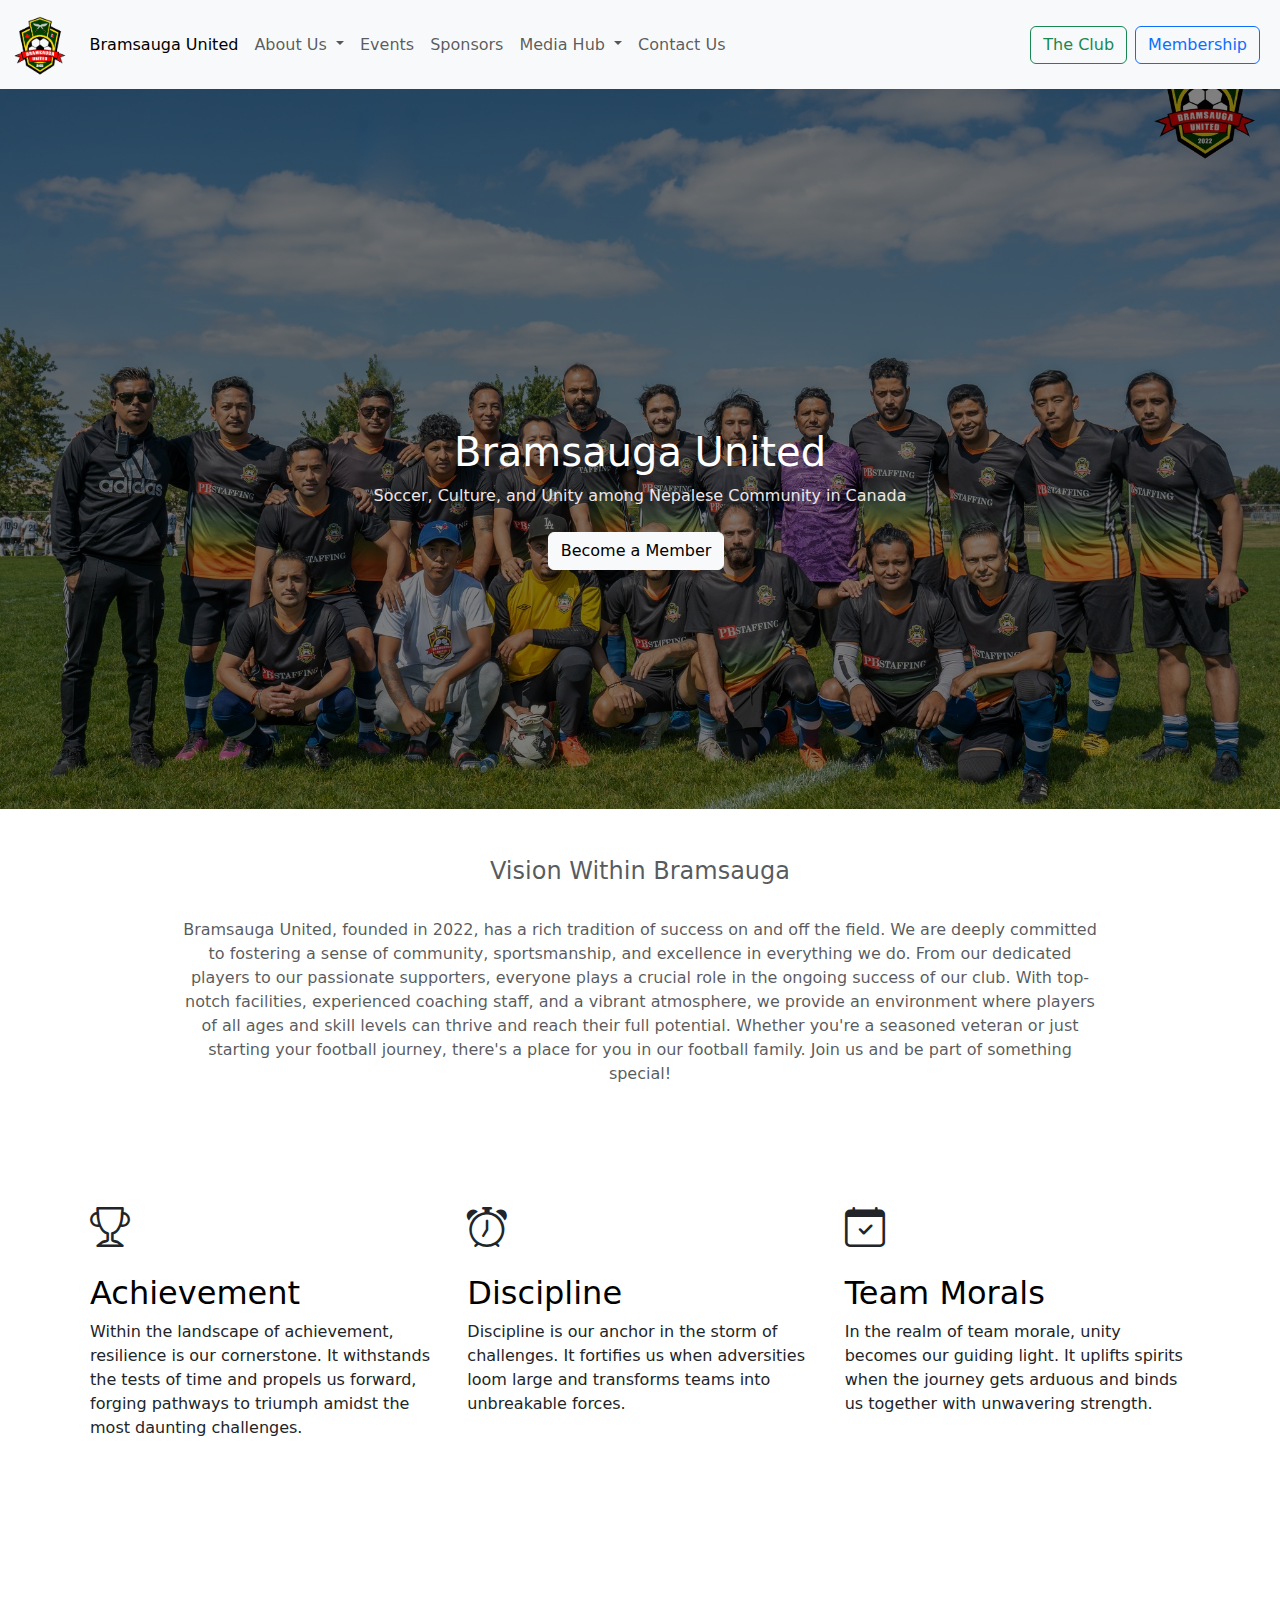
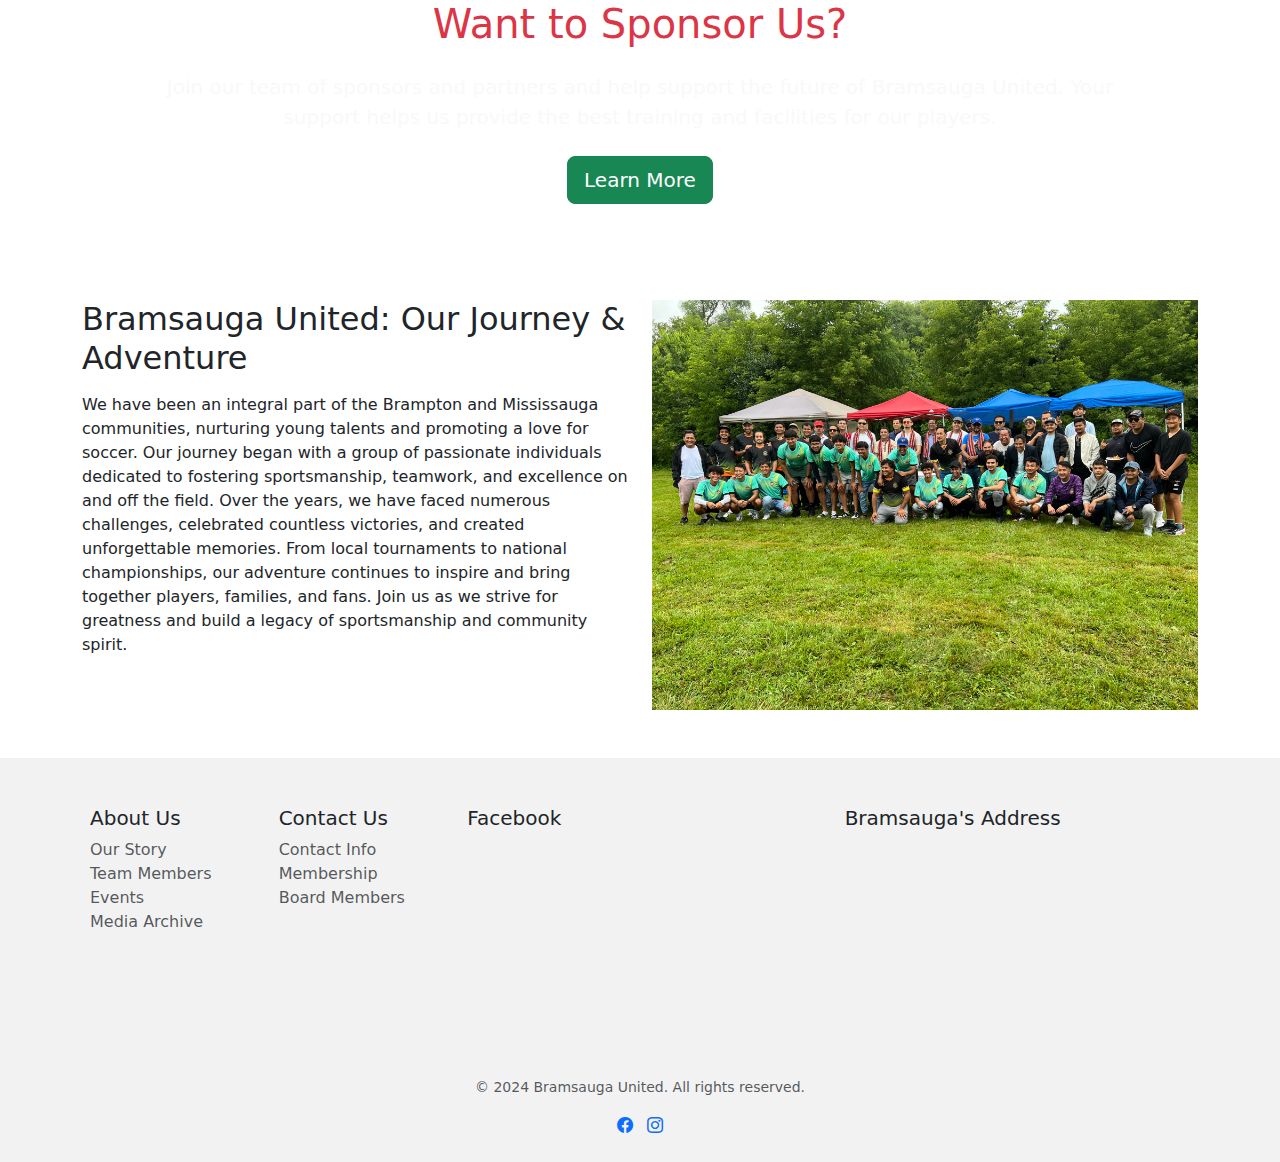
<file: index.html>
<!DOCTYPE html>
<html lang="en">
<head>
    <meta charset="UTF-8">
    <meta http-equiv="X-UA-Compatible" content="IE=edge">
    <meta name="viewport" content="width=device-width, initial-scale=1">
    <title>Bramsauga United | Bramsauga United Official Website</title>
    <link rel="icon" href="/images/LogoNoBg.png" type="image/x-icon">
    <link href="https://cdn.jsdelivr.net/npm/bootstrap@5.3.3/dist/css/bootstrap.min.css" rel="stylesheet" integrity="sha384-QWTKZyjpPEjISv5WaRU9OFeRpok6YctnYmDr5pNlyT2bRjXh0JMhjY6hW+ALEwIH" crossorigin="anonymous">
    <link href="https://cdn.jsdelivr.net/npm/bootstrap-icons@1.8.1/font/bootstrap-icons.css" rel="stylesheet">
    <script defer src="https://cdn.jsdelivr.net/npm/bootstrap@5.3.3/dist/js/bootstrap.bundle.min.js" integrity="sha384-YvpcrYf0tY3lHB60NNkmXc5s9fDVZLESaAA55NDzOxhy9GkcIdslK1eN7N6jIeHz" crossorigin="anonymous"></script>
    <link rel="stylesheet" href="style.css">
</head>
<body>
    
    <nav class="navbar navbar-expand-lg bg-body-tertiary">
        <div class="container-fluid">
          <a class="navbar-brand" href="index.html">
            <img src="/images/LogoNoBg.png" alt="Logo" class="d-inline-block align-text-top" style="height: 60px;">
            </a>
          <button class="navbar-toggler" type="button" data-bs-toggle="collapse" data-bs-target="#navbarSupportedContent" aria-controls="navbarSupportedContent" aria-expanded="false" aria-label="Toggle navigation">
            <span class="navbar-toggler-icon"></span>
          </button>
          <div class="collapse navbar-collapse" id="navbarSupportedContent">
            <ul class="navbar-nav me-auto mb-2 mb-lg-0">
              <li class="nav-item">
                <a class="nav-link active" aria-current="page" href="index.html">Bramsauga United</a>
              </li>
              <li class="nav-item dropdown">
                <a class="nav-link dropdown-toggle" href="bramsaugaStory.html" role="button" data-bs-toggle="dropdown" aria-expanded="false">
                  About Us
                </a>
                <ul class="dropdown-menu">
                  <li><a class="dropdown-item" href="bramsaugaStory.html">Bramsauga Story</a></li>
                  <li><a class="dropdown-item" href="members.html">Board of Directors</a></li>
                  <li><a class="dropdown-item" href="teamMembers.html">Team Members</a></li>
                  <li><hr class="dropdown-divider"></li>
                  <li><a class="dropdown-item" href="events.html">Events Archive</a></li>
                </ul>
              </li>
              <li class="nav-item">
                <a class="nav-link" href="events.html">Events</a>
              </li>
              <li class="nav-item">
                <a class="nav-link" href="sponsors.html">Sponsors</a>
              </li>
              <li class="nav-item dropdown">
                <a class="nav-link dropdown-toggle" href="media.html" role="button" data-bs-toggle="dropdown" aria-expanded="false">
                  Media Hub
                </a>
                <ul class="dropdown-menu">
                  <li><a class="dropdown-item" href="media.html">Photos Archive</a></li>
                  <li><a class="dropdown-item" href="media.html">Videos Archive</a></li>
                </ul>
              </li>
              <li class="nav-item">
                <a class="nav-link" href="contact.html">Contact Us</a>
              </li>
            </ul>
            <div class="nav-item">
              <a href="clubInfo.html" class="btn btn-outline-success me-2 mb-1 mb-sm-0">The Club</a>
            </div>
            <div class="nav-item">
                <a href="membership.html" class="btn btn-outline-primary me-2">Membership</a>
            </div>
          </div>
        </div>
      </nav>

 
     
      <div class="container-fluid position-relative d-flex justify-content-center align-items-center p-0" style="height: 80vh; overflow: hidden;">
        <div class="background-animation"></div>
        <div class="overlay"></div>
        <div class="row w-100">
            <div class="col-lg-12">
                <main role="main" class="inner cover text-center text-white" style="margin-top: 100px; position: relative; z-index: 1;">
                    <h1 class="cover-heading">Bramsauga United</h1>
                    <p class="lead mb-4" style="max-width: 50rem; margin: 0 auto; color: rgb(238, 230, 230); font-size: 1rem;">Soccer, Culture, and Unity among Nepalese Community in Canada</p>
                    <div class="nav-item">
                        <a href="./membership.html" class="btn btn-light me-2">Become a Member</a>
                    </div>
                </main>
            </div>
        </div>
    </div>

    

      <div class="container mt-5">
        <h4 class="text-center text-muted">Vision Within Bramsauga</h1>
        <div class="row">
          <div class= "text-center col-md-10 offset-md-1">
            <p class="text-muted mt-4">Bramsauga United, founded in 2022, has a rich tradition of success on and off the field. We are deeply committed to fostering a sense of community, sportsmanship, and excellence in everything we do. From our dedicated players to our passionate supporters, everyone plays a crucial role in the ongoing success of our club. With top-notch facilities, experienced coaching staff, and a vibrant atmosphere, we provide an environment where players of all ages and skill levels can thrive and reach their full potential. Whether you're a seasoned veteran or just starting your football journey, there's a place for you in our football family. Join us and be part of something special!</p>
          </div>
        </div>
      </div>



      <div class="container mt-5">
        <div class="row ps-2 g-4 py-5 row-cols-1 row-cols-md-2 row-cols-lg-3">
            <div class="feature col">
                <i class="bi bi-trophy fs-1 d-block mx-auto mb-3"></i>                
                <h3 class="fs-2 text-body-emphasis">Achievement</h3>
                <p>Within the landscape of achievement, resilience is our cornerstone. It withstands the tests of time and propels us forward, forging pathways to triumph amidst the most daunting challenges.</p>         
            </div>
            <div class="feature col">
                <i class="bi bi-alarm fs-1 d-block mx-auto mb-3"></i>                
                <h3 class="fs-2 text-body-emphasis">Discipline</h3>
                <p>Discipline is our anchor in the storm of challenges. It fortifies us when adversities loom large and transforms teams into unbreakable forces.</p>
            </div>
            <div class="feature col">
                <i class="bi bi-calendar-check fs-1 d-block mx-auto mb-3"></i>                
                <h3 class="fs-2 text-body-emphasis">Team Morals</h3>
                <p>In the realm of team morale, unity becomes our guiding light. It uplifts spirits when the journey gets arduous and binds us together with unwavering strength.</p>
            </div>
        </div>
    </div>
    

  
  <div class="container mt-5 mb-5" style="background-image: url('https://images.unsplash.com/photo-1574629810360-7efbbe195018?q=80&w=2793&auto=format&fit=crop&ixlib=rb-4.0.3&ixid=M3wxMjA3fDB8MHxwaG90by1wYWdlfHx8fGVufDB8fHx8fA%3D%3D'); background-size: cover;">
    <div class="p-5 text-center  rounded-3">
      <h1 class="mb-4 text-danger">Want to Sponsor Us?</h1>
      <p class="lead mb-4 text-light">Join our team of sponsors and partners and help support the future of Bramsauga United. Your support helps us provide the best training and facilities for our players.</p>
      <a href="/contact.html" class="btn btn-success btn-lg">Learn More</a>
    </div>
  </div>

  <div class="container mt-5 mb-5">
    <div class="row">
        <div class="col-md-6">
            <h2 class="mb-3">Bramsauga United: Our Journey & Adventure</h2>
            <p>
                We have been an integral part of the Brampton and Mississauga communities, nurturing young talents and promoting a love for soccer. Our journey began with a group of passionate individuals dedicated to fostering sportsmanship, teamwork, and excellence on and off the field. Over the years, we have faced numerous challenges, celebrated countless victories, and created unforgettable memories. From local tournaments to national championships, our adventure continues to inspire and bring together players, families, and fans. Join us as we strive for greatness and build a legacy of sportsmanship and community spirit.
            </p>
        </div>
        <div class="col-md-6">
            <img src="/images/events/allMembers.jpeg" class="img-fluid" alt="Bramsauga United Soccer Team">
        </div>
    </div>
</div>
      



      <footer class="bg-coral pt-5 pb-2"> <!-- Reduced padding at the bottom -->
        <div class="container">
            <div class="row ps-2">
                <!-- About Us -->
                <div class="col-md-2 mb-4">
                    <h5>About Us</h5>
                    <ul class="list-unstyled">
                        <li><a class="nav-link text-muted" href="bramsaugaStory.html">Our Story</a></li>
                        <li><a class="nav-link text-muted" href="members.html">Team Members</a></li>
                        <li><a class="nav-link text-muted" href="events.html">Events</a></li>
                        <li><a class="nav-link text-muted" href="media.html">Media Archive</a></li>            
                    </ul>
                </div>
                <!-- Contact Us -->
                <div class="col-md-2 mb-4">
                    <h5>Contact Us</h5>
                    <ul class="list-unstyled">
                        <li><a class="nav-link text-muted" href="contact.html">Contact Info</a></li>
                        <li><a class="nav-link text-muted" href="membership.html">Membership</a></li>
                        <li><a class="nav-link text-muted" href="members.html">Board Members</a></li>
                    </ul>
                </div>
                <!-- Facebook -->
                <div class="col-md-4 mb-4">
                    <h5>Facebook</h5>
                    <div class="embed-responsive embed-responsive-16by9">
                        <iframe class="embed-responsive-item" src="https://www.facebook.com/plugins/page.php?href=https%3A%2F%2Fwww.facebook.com%2Fprofile.php%3Fid%3D100085544942708&tabs=timeline&width=300&height=200&small_header=false&adapt_container_width=true&hide_cover=false&show_facepile=true&appId" width="300" height="200" style="border:none;overflow:hidden" scrolling="no" frameborder="0" allowTransparency="true" allow="encrypted-media"></iframe>
                    </div>
                </div>
                <!-- Maps -->
                <div class="col-md-4 mb-4">
                  <h5>Bramsauga's Address</h5>
                  <div class="embed-responsive embed-responsive-16by9">
                      <iframe width="100%" height="200" frameborder="0" scrolling="no" marginheight="0" marginwidth="0" src="https://maps.google.com/maps?width=100%25&amp;height=600&amp;hl=en&amp;q=Sterritt%20Drive,%20Brampton,%20ON+(Bramsauga%20United)&amp;t=&amp;z=14&amp;ie=UTF8&amp;iwloc=B&amp;output=embed"><a href="https://www.gps.ie/">Bramsauga United</a></iframe>                    </div>
                </div>
            </div>
            <!-- Copyright Notice -->
            <div class="row">
                <div class="col-md-12 text-center mt-2"> <!-- Reduced top margin -->
                    <p class="text-muted" style="font-size: 14px;">© 2024 Bramsauga United. All rights reserved.</p> <!-- Reduced font size -->
                    <ul class="list-inline">
                        <li class="list-inline-item"><a href="https://www.facebook.com/profile.php?id=100085544942708"><i class="bi bi-facebook"></i></a></li> <!-- Add your Facebook link -->
                        <li class="list-inline-item"><a href="https://www.facebook.com/profile.php?id=100085544942708"><i class="bi bi-instagram"></i></a></li> <!-- Add your Instagram link -->
                    </ul>
                </div>
            </div>
        </div>
    </footer>
    

</body>
</html>
</file>
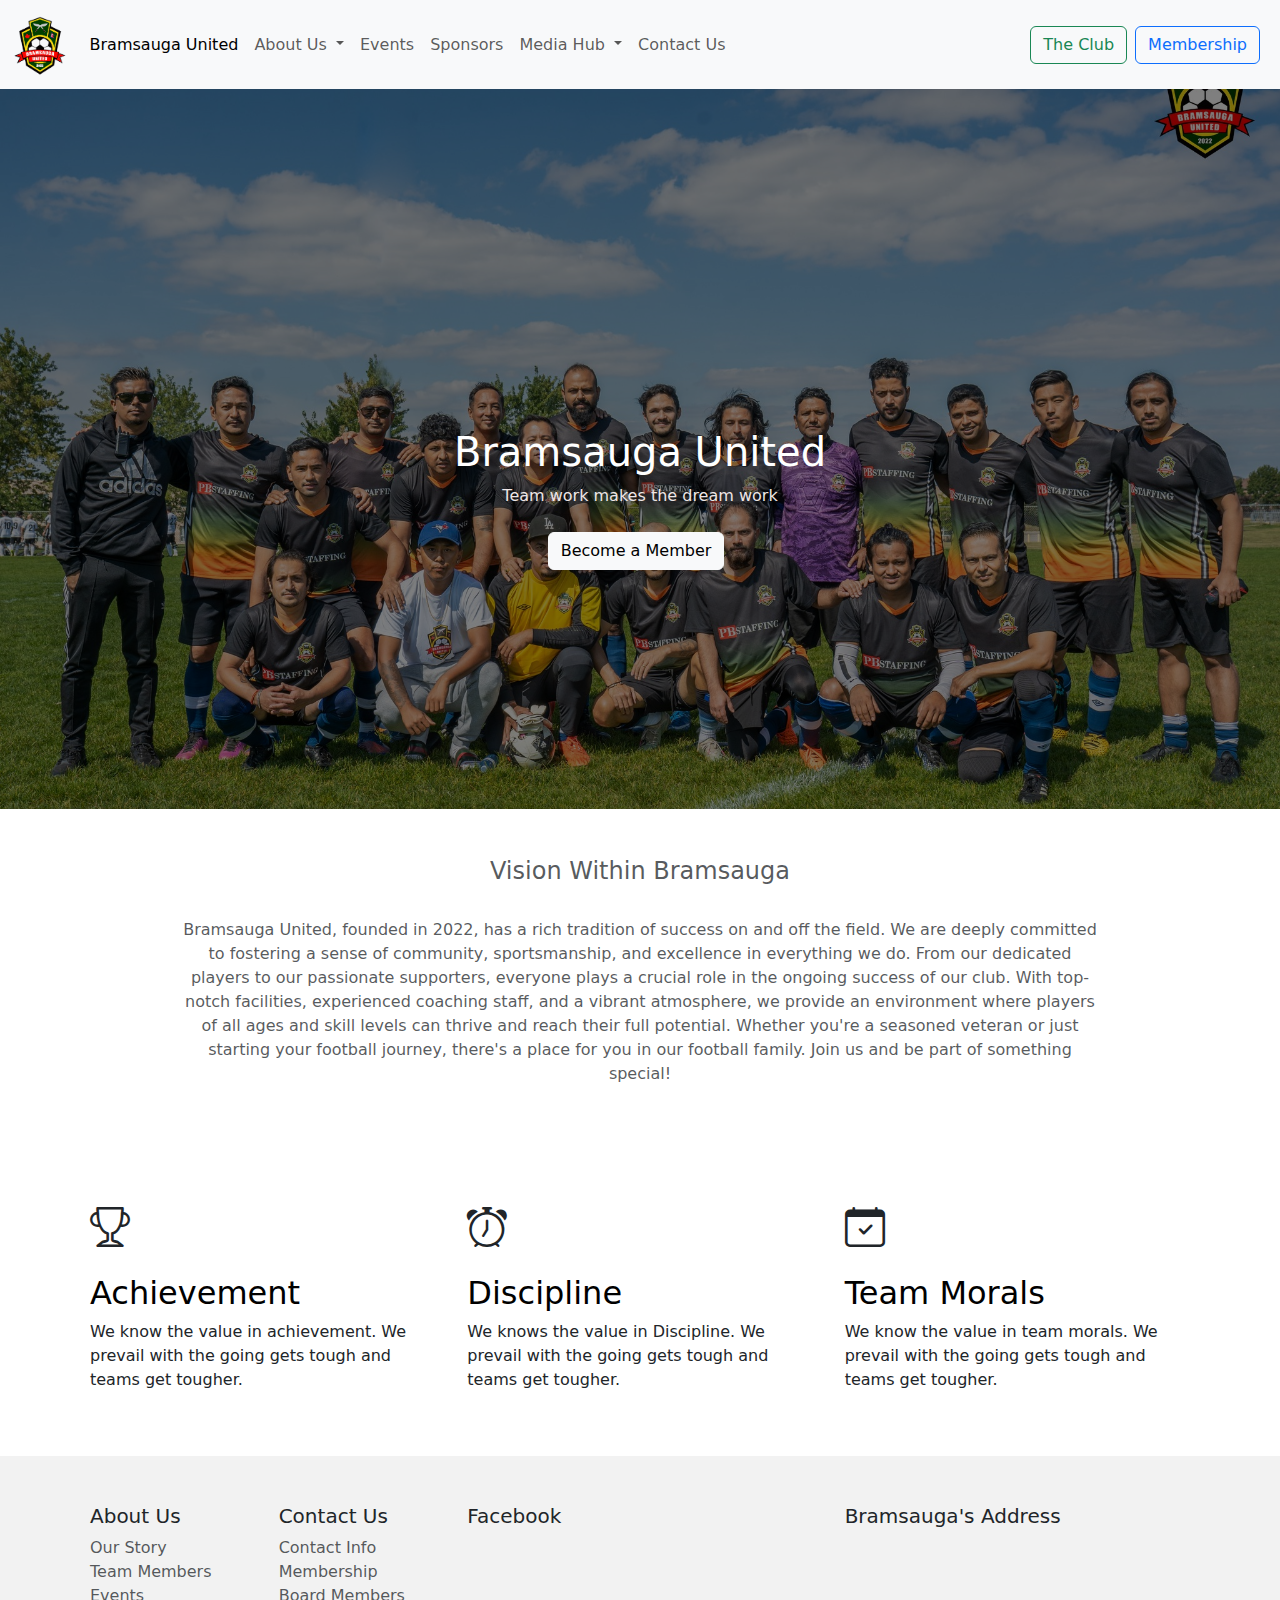
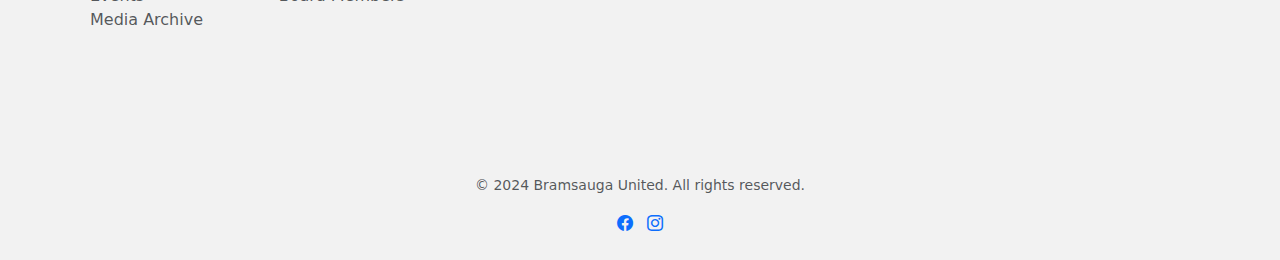
<file: about.html>
<!DOCTYPE html>
<html lang="en">
<head>
    <meta charset="UTF-8">
    <meta http-equiv="X-UA-Compatible" content="IE=edge">
    <meta name="viewport" content="width=device-width, initial-scale=1">
    <title>Bramsauga United | Bramsauga United Official Website</title>
    <link href="https://cdn.jsdelivr.net/npm/bootstrap@5.3.3/dist/css/bootstrap.min.css" rel="stylesheet" integrity="sha384-QWTKZyjpPEjISv5WaRU9OFeRpok6YctnYmDr5pNlyT2bRjXh0JMhjY6hW+ALEwIH" crossorigin="anonymous">
    <link href="https://cdn.jsdelivr.net/npm/bootstrap-icons@1.8.1/font/bootstrap-icons.css" rel="stylesheet">
    <script defer src="https://cdn.jsdelivr.net/npm/bootstrap@5.3.3/dist/js/bootstrap.bundle.min.js" integrity="sha384-YvpcrYf0tY3lHB60NNkmXc5s9fDVZLESaAA55NDzOxhy9GkcIdslK1eN7N6jIeHz" crossorigin="anonymous"></script>
    <link rel="stylesheet" href="style.css">
</head>
<body>
    
        
  <nav class="navbar navbar-expand-lg bg-body-tertiary">
    <div class="container-fluid">
      <a class="navbar-brand" href="index.html">
        <img src="/images/LogoNoBg.png" alt="Logo" class="d-inline-block align-text-top" style="height: 60px;">
        </a>
      <button class="navbar-toggler" type="button" data-bs-toggle="collapse" data-bs-target="#navbarSupportedContent" aria-controls="navbarSupportedContent" aria-expanded="false" aria-label="Toggle navigation">
        <span class="navbar-toggler-icon"></span>
      </button>
      <div class="collapse navbar-collapse" id="navbarSupportedContent">
        <ul class="navbar-nav me-auto mb-2 mb-lg-0">
          <li class="nav-item">
            <a class="nav-link active" aria-current="page" href="index.html">Bramsauga United</a>
          </li>
          <li class="nav-item dropdown">
            <a class="nav-link dropdown-toggle" href="bramsaugaStory.html" role="button" data-bs-toggle="dropdown" aria-expanded="false">
              About Us
            </a>
            <ul class="dropdown-menu">
              <li><a class="dropdown-item" href="bramsaugaStory.html">Bramsauga Story</a></li>
              <li><a class="dropdown-item" href="members.html">Board of Directors</a></li>
              <li><hr class="dropdown-divider"></li>
              <li><a class="dropdown-item" href="events.html">Events Archive</a></li>
            </ul>
          </li>
          <li class="nav-item">
            <a class="nav-link" href="events.html">Events</a>
          </li>
          <li class="nav-item">
            <a class="nav-link" href="sponsors.html">Sponsors</a>
          </li>
          <li class="nav-item dropdown">
            <a class="nav-link dropdown-toggle" href="media.html" role="button" data-bs-toggle="dropdown" aria-expanded="false">
              Media Hub
            </a>
            <ul class="dropdown-menu">
              <li><a class="dropdown-item" href="media.html">Photos Archive</a></li>
              <li><a class="dropdown-item" href="media.html">Videos Archive</a></li>
            </ul>
          </li>
          <li class="nav-item">
            <a class="nav-link" href="contact.html">Contact Us</a>
          </li>
        </ul>
        <div class="nav-item">
          <a href="clubInfo.html" class="btn btn-outline-success me-2 mb-1 mb-sm-0">The Club</a>
        </div>
        <div class="nav-item">
            <a href="membership.html" class="btn btn-outline-primary me-2">Membership</a>
        </div>
      </div>
    </div>
  </nav>
     
      <div class="container-fluid position-relative d-flex justify-content-center align-items-center p-0" style="background-image: url('./images/HomeHeader.jpeg'); background-size: cover; background-position: center; height: 80vh;">
        <div class="overlay"></div>
        <div class="row w-100">
          <div class="col-lg-12">
            <main role="main" class="inner cover text-center text-white" style="margin-top: 100px; position: relative; z-index: 1;">
              <h1 class="cover-heading">Bramsauga United</h1>
              <p class="lead mb-4" style="max-width: 50rem; margin: 0 auto; color: rgb(238, 230, 230); font-size: 1rem;">Team work makes the dream work
            </p>
            <div class="nav-item">
                <button type="button" class="btn btn btn-light me-2">Become a Member</button>
            </div>
            </main>
          </div>
        </div>
      </div>



      <div class="container mt-5">
        <h4 class="text-center text-muted">Vision Within Bramsauga</h1>
        <div class="row">
          <div class= "text-center col-md-10 offset-md-1">
            <p class="text-muted mt-4">Bramsauga United, founded in 2022, has a rich tradition of success on and off the field. We are deeply committed to fostering a sense of community, sportsmanship, and excellence in everything we do. From our dedicated players to our passionate supporters, everyone plays a crucial role in the ongoing success of our club. With top-notch facilities, experienced coaching staff, and a vibrant atmosphere, we provide an environment where players of all ages and skill levels can thrive and reach their full potential. Whether you're a seasoned veteran or just starting your football journey, there's a place for you in our football family. Join us and be part of something special!</p>
          </div>
        </div>
      </div>



      <div class="container mt-5">
        <div class="row ps-2 g-4 py-5 row-cols-1 row-cols-md-2 row-cols-lg-3">
            <div class="feature col">
                <i class="bi bi-trophy fs-1 d-block mx-auto mb-3"></i>                
                <h3 class="fs-2 text-body-emphasis">Achievement</h3>
                <p>We know the value in achievement. We prevail with the going gets tough and teams get tougher.</p>         
            </div>
            <div class="feature col">
                <i class="bi bi-alarm fs-1 d-block mx-auto mb-3"></i>                
                <h3 class="fs-2 text-body-emphasis">Discipline</h3>
                <p>We knows the value in Discipline. We prevail with the going gets tough and teams get tougher.</p>
            </div>
            <div class="feature col">
                <i class="bi bi-calendar-check fs-1 d-block mx-auto mb-3"></i>                
                <h3 class="fs-2 text-body-emphasis">Team Morals</h3>
                <p>We know the value in team morals. We prevail with the going gets tough and teams get tougher.</p>
            </div>
        </div>
    </div>
    

      
      
      
      





    <footer class="bg-coral pt-5 pb-2"> <!-- Reduced padding at the bottom -->
      <div class="container">
          <div class="row ps-2">
              <!-- About Us -->
              <div class="col-md-2 mb-4">
                  <h5>About Us</h5>
                  <ul class="list-unstyled">
                      <li><a class="nav-link text-muted" href="bramsaugaStory.html">Our Story</a></li>
                      <li><a class="nav-link text-muted" href="members.html">Team Members</a></li>
                      <li><a class="nav-link text-muted" href="events.html">Events</a></li>
                      <li><a class="nav-link text-muted" href="media.html">Media Archive</a></li>            
                  </ul>
              </div>
              <!-- Contact Us -->
              <div class="col-md-2 mb-4">
                  <h5>Contact Us</h5>
                  <ul class="list-unstyled">
                      <li><a class="nav-link text-muted" href="contact.html">Contact Info</a></li>
                      <li><a class="nav-link text-muted" href="membership.html">Membership</a></li>
                      <li><a class="nav-link text-muted" href="members.html">Board Members</a></li>
                  </ul>
              </div>
              <!-- Facebook -->
              <div class="col-md-4 mb-4">
                  <h5>Facebook</h5>
                  <div class="embed-responsive embed-responsive-16by9">
                      <iframe class="embed-responsive-item" src="https://www.facebook.com/plugins/page.php?href=https%3A%2F%2Fwww.facebook.com%2Fprofile.php%3Fid%3D100085544942708&tabs=timeline&width=300&height=200&small_header=false&adapt_container_width=true&hide_cover=false&show_facepile=true&appId" width="300" height="200" style="border:none;overflow:hidden" scrolling="no" frameborder="0" allowTransparency="true" allow="encrypted-media"></iframe>
                  </div>
              </div>
              <!-- Maps -->
              <div class="col-md-4 mb-4">
                <h5>Bramsauga's Address</h5>
                <div class="embed-responsive embed-responsive-16by9">
                    <iframe width="100%" height="200" frameborder="0" scrolling="no" marginheight="0" marginwidth="0" src="https://maps.google.com/maps?width=100%25&amp;height=600&amp;hl=en&amp;q=Sterritt%20Drive,%20Brampton,%20ON+(Bramsauga%20United)&amp;t=&amp;z=14&amp;ie=UTF8&amp;iwloc=B&amp;output=embed"><a href="https://www.gps.ie/">Bramsauga United</a></iframe>                    </div>
                  </div>
              </div>
          </div>
          <!-- Copyright Notice -->
          <div class="row">
              <div class="col-md-12 text-center mt-2"> <!-- Reduced top margin -->
                  <p class="text-muted" style="font-size: 14px;">© 2024 Bramsauga United. All rights reserved.</p> <!-- Reduced font size -->
                  <ul class="list-inline">
                      <li class="list-inline-item"><a href="https://www.facebook.com/profile.php?id=100085544942708"><i class="bi bi-facebook"></i></a></li> <!-- Add your Facebook link -->
                      <li class="list-inline-item"><a href="https://www.facebook.com/profile.php?id=100085544942708"><i class="bi bi-instagram"></i></a></li> <!-- Add your Instagram link -->
                  </ul>
              </div>
          </div>
      </div>
  </footer>
    
    
    
    
    
</body>
</html>
</file>
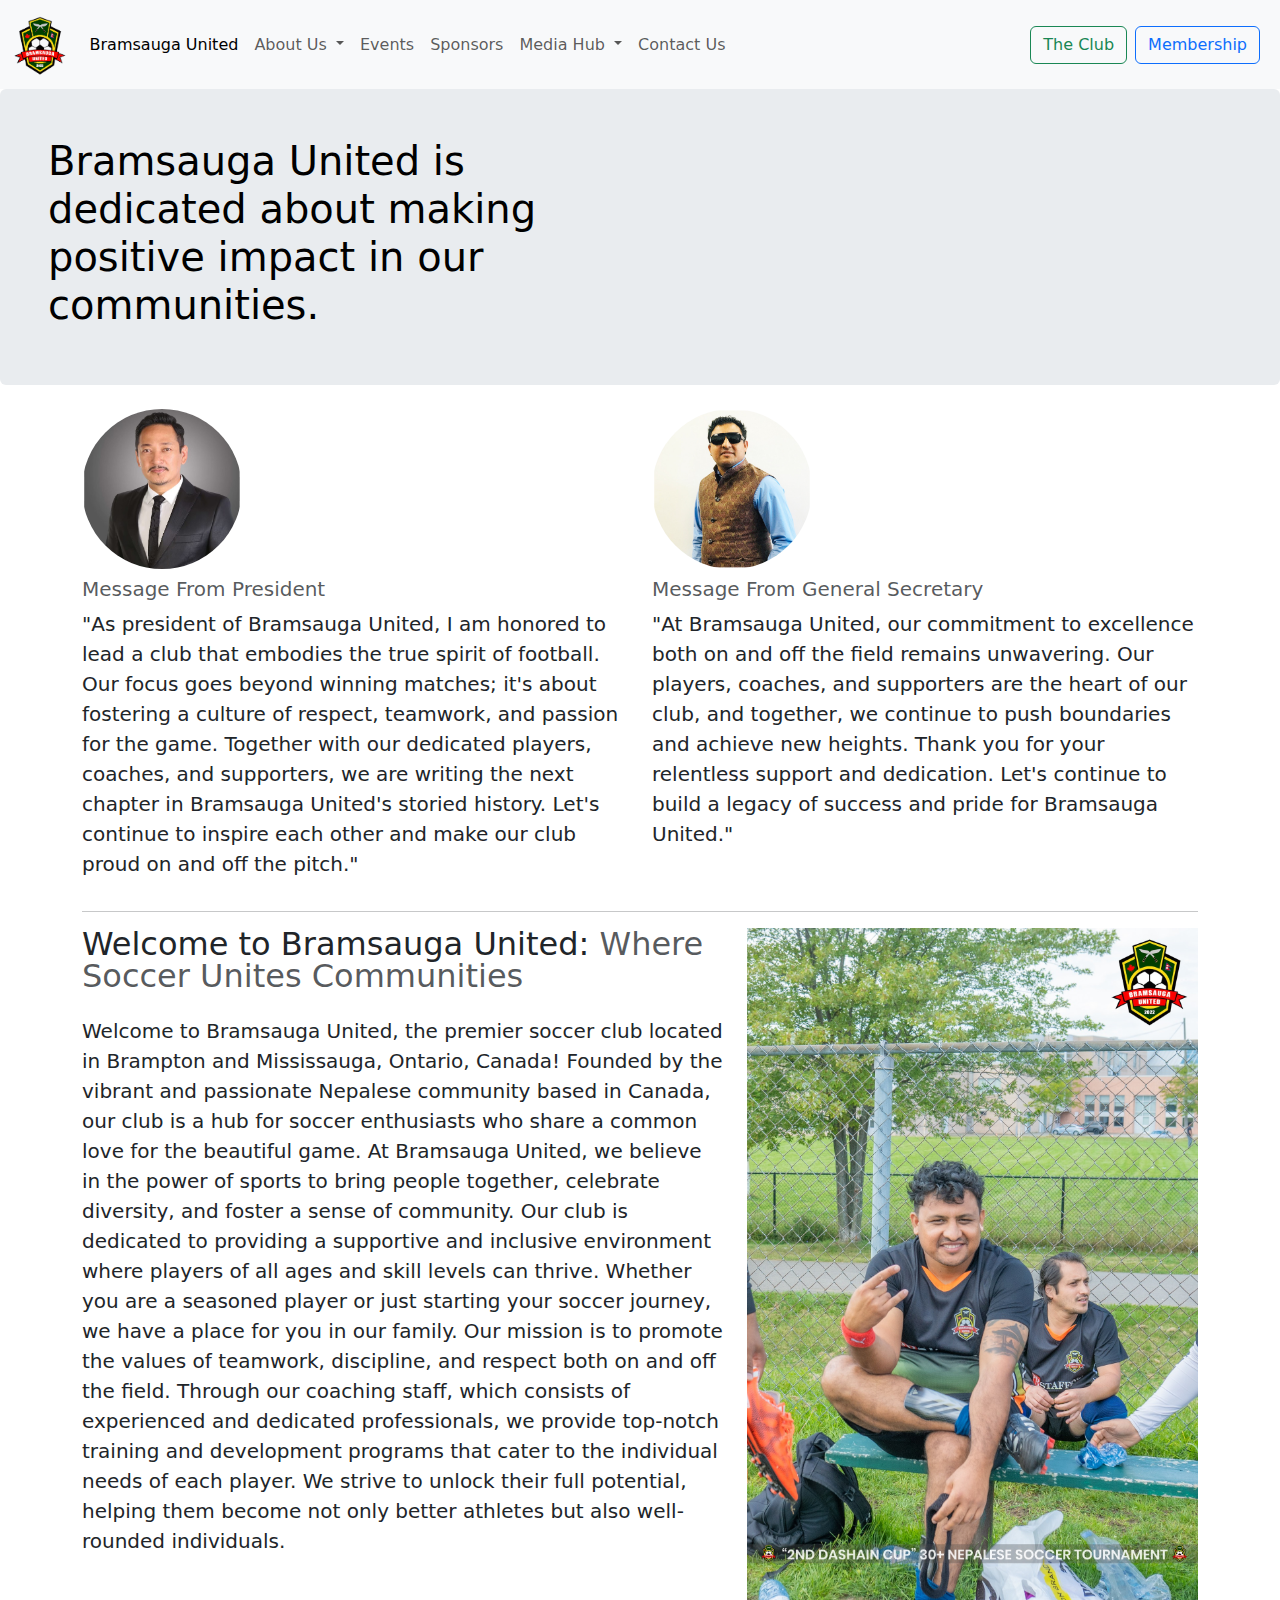
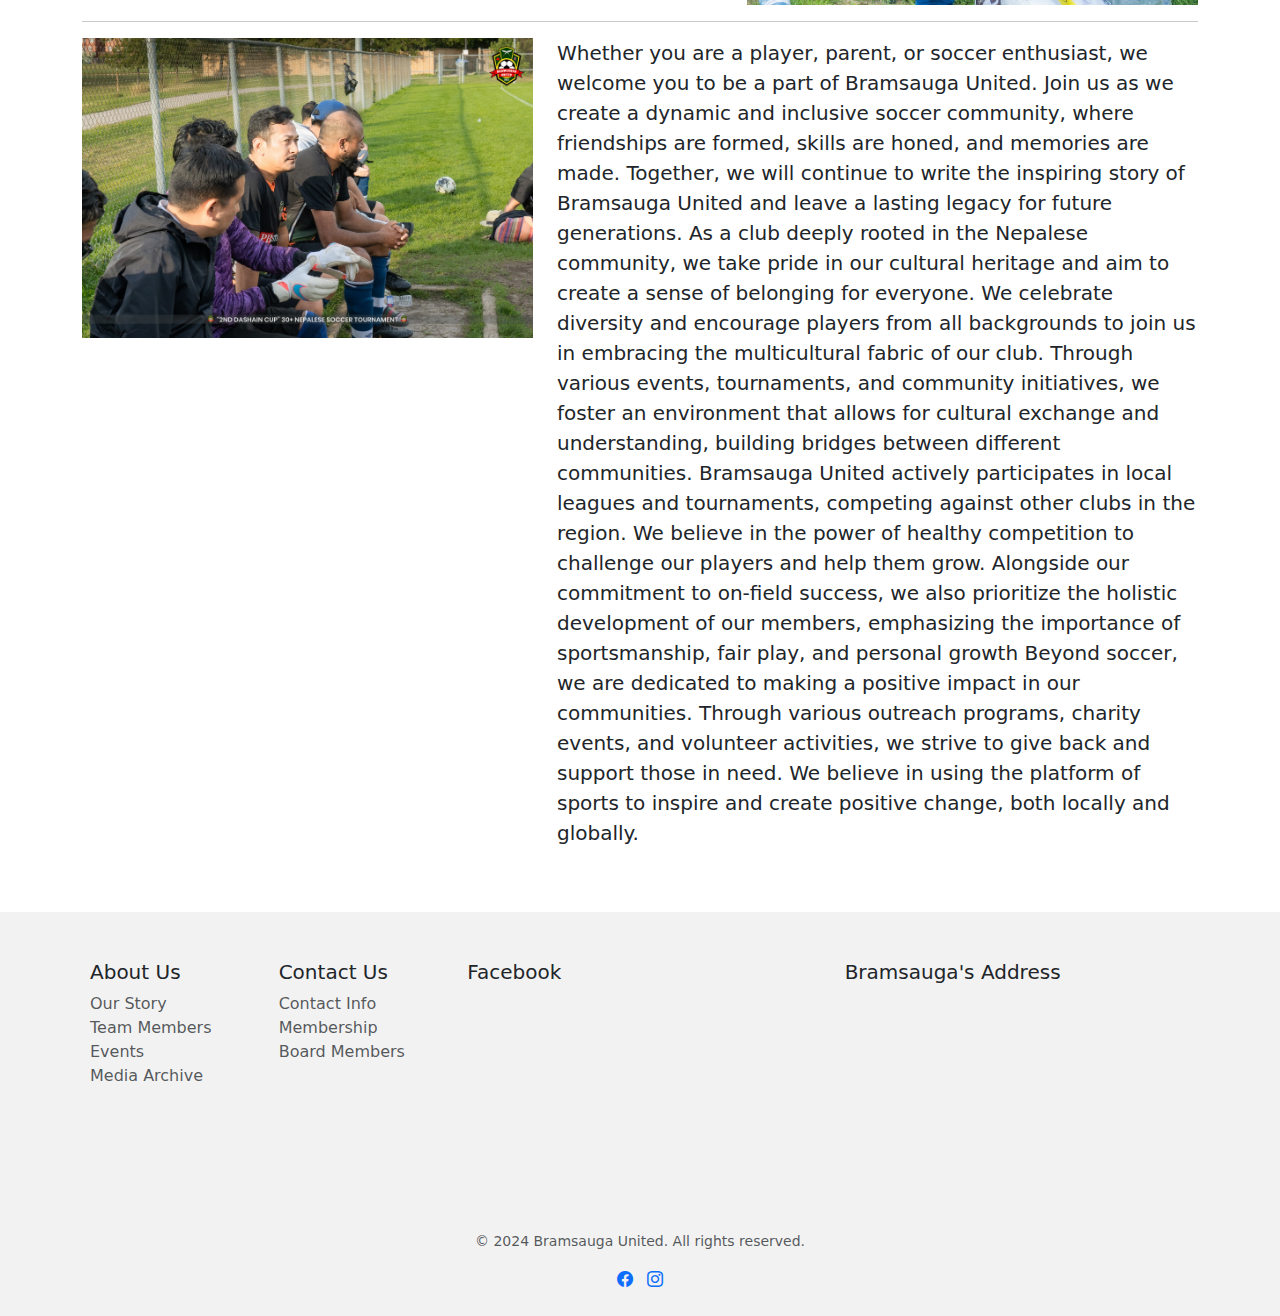
<file: bramsaugaStory.html>
<!DOCTYPE html>
<html lang="en">
<head>
    <meta charset="UTF-8">
    <meta http-equiv="X-UA-Compatible" content="IE=edge">
    <meta name="viewport" content="width=device-width, initial-scale=1">
    <title>Bramsauga United | Bramsauga United Official Website</title>
    <link href="https://cdn.jsdelivr.net/npm/bootstrap@5.3.3/dist/css/bootstrap.min.css" rel="stylesheet" integrity="sha384-QWTKZyjpPEjISv5WaRU9OFeRpok6YctnYmDr5pNlyT2bRjXh0JMhjY6hW+ALEwIH" crossorigin="anonymous">
    <link href="https://cdn.jsdelivr.net/npm/bootstrap-icons@1.8.1/font/bootstrap-icons.css" rel="stylesheet">
    <script defer src="https://cdn.jsdelivr.net/npm/bootstrap@5.3.3/dist/js/bootstrap.bundle.min.js" integrity="sha384-YvpcrYf0tY3lHB60NNkmXc5s9fDVZLESaAA55NDzOxhy9GkcIdslK1eN7N6jIeHz" crossorigin="anonymous"></script>
    <link rel="stylesheet" href="style.css">
</head>
<body>
    
        
  <nav class="navbar navbar-expand-lg bg-body-tertiary">
    <div class="container-fluid">
      <a class="navbar-brand" href="index.html">
        <img src="/images/LogoNoBg.png" alt="Logo" class="d-inline-block align-text-top" style="height: 60px;">
        </a>
      <button class="navbar-toggler" type="button" data-bs-toggle="collapse" data-bs-target="#navbarSupportedContent" aria-controls="navbarSupportedContent" aria-expanded="false" aria-label="Toggle navigation">
        <span class="navbar-toggler-icon"></span>
      </button>
      <div class="collapse navbar-collapse" id="navbarSupportedContent">
        <ul class="navbar-nav me-auto mb-2 mb-lg-0">
          <li class="nav-item">
            <a class="nav-link active" aria-current="page" href="index.html">Bramsauga United</a>
          </li>
          <li class="nav-item dropdown">
            <a class="nav-link dropdown-toggle" href="bramsaugaStory.html" role="button" data-bs-toggle="dropdown" aria-expanded="false">
              About Us
            </a>
            <ul class="dropdown-menu">
              <li><a class="dropdown-item" href="bramsaugaStory.html">Bramsauga Story</a></li>
              <li><a class="dropdown-item" href="members.html">Board of Directors</a></li>
              <li><hr class="dropdown-divider"></li>
              <li><a class="dropdown-item" href="events.html">Events Archive</a></li>
            </ul>
          </li>
          <li class="nav-item">
            <a class="nav-link" href="events.html">Events</a>
          </li>
          <li class="nav-item">
            <a class="nav-link" href="sponsors.html">Sponsors</a>
          </li>
          <li class="nav-item dropdown">
            <a class="nav-link dropdown-toggle" href="media.html" role="button" data-bs-toggle="dropdown" aria-expanded="false">
              Media Hub
            </a>
            <ul class="dropdown-menu">
              <li><a class="dropdown-item" href="media.html">Photos Archive</a></li>
              <li><a class="dropdown-item" href="media.html">Videos Archive</a></li>
            </ul>
          </li>
          <li class="nav-item">
            <a class="nav-link" href="contact.html">Contact Us</a>
          </li>
        </ul>
        <div class="nav-item">
          <a href="clubInfo.html" class="btn btn-outline-success me-2 mb-1 mb-sm-0">The Club</a>
        </div>
        <div class="nav-item">
            <a href="membership.html" class="btn btn-outline-primary me-2">Membership</a>
        </div>
      </div>
    </div>
  </nav>
     
      <div class="p-4 p-md-5 mb-4 rounded text-body-emphasis bg-body-secondary">
        <div class="col-lg-6 px-0">
          <h5 class="display-6 ">Bramsauga United is dedicated about making positive impact in our communities.</h5>
        </div>
      </div>

      <div class="container marketing">

        <!-- Three columns of text below the carousel -->
        <div class="row mb-3">
            <div class="col-lg-6">
                <img src="./images/members/president.jpeg" class="img-fluid rounded-circle mb-2" alt="Profile Picture" style="width: 10rem; height: 10rem; object-fit: cover;">
                <h5 class="fw-normal text-muted">Message From President</h5>
                <blockquote class="blockquote">
                    <p>"As president of Bramsauga United, I am honored to lead a club that embodies the true spirit of football. Our focus goes beyond winning matches; it's about fostering a culture of respect, teamwork, and passion for the game. Together with our dedicated players, coaches, and supporters, we are writing the next chapter in Bramsauga United's storied history. Let's continue to inspire each other and make our club proud on and off the pitch."</p>
                </blockquote>
            </div><!-- /.col-lg-4 -->
          <div class="col-lg-6">
            <img src="./images/members/General Secretary- Roshan K C.jpg" class="img-fluid rounded-circle mb-2 " alt="Profile Picture" style="width: 10rem; height: 10rem; object-fit: cover;">
            <h5 class="fw-normal text-muted">Message From General Secretary</h5>
            <blockquote class="blockquote">
                <p>"At Bramsauga United, our commitment to excellence both on and off the field remains unwavering. Our players, coaches, and supporters are the heart of our club, and together, we continue to push boundaries and achieve new heights. Thank you for your relentless support and dedication. Let's continue to build a legacy of success and pride for Bramsauga United."</p>
            </blockquote>
        </div><!-- /.col-lg-6 -->
        </div><!-- /.row -->
    
    
        <!-- START THE FEATURETTES -->
    
        <hr class="featurette-divider">
    
        <div class="row featurette">
          <div class="col-md-7">
            <h2 class="featurette-heading fw-normal lh-1 mb-4">Welcome to Bramsauga United:<span class="text-body-secondary"> Where Soccer Unites Communities</span></h2>
            <p class="lead">Welcome to Bramsauga United, the premier soccer club located in Brampton and Mississauga, Ontario, Canada! Founded by the vibrant and passionate Nepalese community based in Canada, our club is a hub for soccer enthusiasts who share a common love for the beautiful game. At Bramsauga United, we believe in the power of sports to bring people together, celebrate diversity, and foster a sense of community. Our club is dedicated to providing a supportive and inclusive environment where players of all ages and skill levels can thrive. Whether you are a seasoned player or just starting your soccer journey, we have a place for you in our family.
                Our mission is to promote the values of teamwork, discipline, and respect both on and off the field. Through our coaching staff, which consists of experienced and dedicated professionals, we provide top-notch training and development programs that cater to the individual needs of each player. We strive to unlock their full potential, helping them become not only better athletes but also well-rounded 
                individuals.</p>
          </div>
          <div class="col-md-5">
            <img src="./images/events/dashaincuppic3.jpeg" class="img-fluid " alt="Profile Picture">
          </div>
        </div>
    
        <hr class="featurette-divider ">
    
        <div class="row featurette mb-5 mt-3">
          <div class="col-md-7 order-md-2">
            <p class="lead">
                Whether you are a player, parent, or soccer enthusiast, we welcome you to be a part of Bramsauga United. Join us as we create a dynamic and inclusive soccer community, where friendships are formed, skills are honed, and memories are made. Together, we will continue to write the inspiring story of Bramsauga United and leave a lasting legacy for future generations.         
                As a club deeply rooted in the Nepalese community, we take pride in our cultural heritage and aim to create a sense of belonging for everyone. We celebrate diversity and encourage players from all backgrounds to join us in embracing the multicultural fabric of our club. Through various events, tournaments, and community initiatives, we foster an environment that allows for cultural exchange and understanding, building bridges between different communities. Bramsauga United actively participates in local leagues and tournaments, competing against other clubs in the region. We believe in the power of healthy competition to challenge our players and help them grow. Alongside our commitment to on-field success, we also prioritize the holistic development of our members, emphasizing the importance of sportsmanship, fair play, and personal growth          
                Beyond soccer, we are dedicated to making a positive impact in our communities. Through various outreach programs, charity events, and volunteer activities, we strive to give back and support those in need. We believe in using the platform of sports to inspire and create positive change, both locally and globally.</p>          </div>
          <div class="col-md-5 order-md-1">
            <img src="./images/events/dashaincuppic4.jpeg" class="img-fluid " alt="Profile Picture">
          </div>
        </div>    
      </div>


      



      <footer class="bg-coral pt-5 pb-2"> <!-- Reduced padding at the bottom -->
        <div class="container">
            <div class="row ps-2">
                <!-- About Us -->
                <div class="col-md-2 mb-4">
                    <h5>About Us</h5>
                    <ul class="list-unstyled">
                        <li><a class="nav-link text-muted" href="bramsaugaStory.html">Our Story</a></li>
                        <li><a class="nav-link text-muted" href="members.html">Team Members</a></li>
                        <li><a class="nav-link text-muted" href="events.html">Events</a></li>
                        <li><a class="nav-link text-muted" href="media.html">Media Archive</a></li>            
                    </ul>
                </div>
                <!-- Contact Us -->
                <div class="col-md-2 mb-4">
                    <h5>Contact Us</h5>
                    <ul class="list-unstyled">
                        <li><a class="nav-link text-muted" href="contact.html">Contact Info</a></li>
                        <li><a class="nav-link text-muted" href="membership.html">Membership</a></li>
                        <li><a class="nav-link text-muted" href="members.html">Board Members</a></li>
                    </ul>
                </div>
                <!-- Facebook -->
                <div class="col-md-4 mb-4">
                    <h5>Facebook</h5>
                    <div class="embed-responsive embed-responsive-16by9">
                        <iframe class="embed-responsive-item" src="https://www.facebook.com/plugins/page.php?href=https%3A%2F%2Fwww.facebook.com%2Fprofile.php%3Fid%3D100085544942708&tabs=timeline&width=300&height=200&small_header=false&adapt_container_width=true&hide_cover=false&show_facepile=true&appId" width="300" height="200" style="border:none;overflow:hidden" scrolling="no" frameborder="0" allowTransparency="true" allow="encrypted-media"></iframe>
                    </div>
                </div>
                <!-- Maps -->
                <div class="col-md-4 mb-4">
                  <h5>Bramsauga's Address</h5>
                  <div class="embed-responsive embed-responsive-16by9">
                      <iframe width="100%" height="200" frameborder="0" scrolling="no" marginheight="0" marginwidth="0" src="https://maps.google.com/maps?width=100%25&amp;height=600&amp;hl=en&amp;q=Sterritt%20Drive,%20Brampton,%20ON+(Bramsauga%20United)&amp;t=&amp;z=14&amp;ie=UTF8&amp;iwloc=B&amp;output=embed"><a href="https://www.gps.ie/">Bramsauga United</a></iframe>                    </div>
                    </div>
                </div>
            </div>
            <!-- Copyright Notice -->
            <div class="row">
                <div class="col-md-12 text-center mt-2"> <!-- Reduced top margin -->
                    <p class="text-muted" style="font-size: 14px;">© 2024 Bramsauga United. All rights reserved.</p> <!-- Reduced font size -->
                    <ul class="list-inline">
                        <li class="list-inline-item"><a href="https://www.facebook.com/profile.php?id=100085544942708"><i class="bi bi-facebook"></i></a></li> <!-- Add your Facebook link -->
                        <li class="list-inline-item"><a href="https://www.facebook.com/profile.php?id=100085544942708"><i class="bi bi-instagram"></i></a></li> <!-- Add your Instagram link -->
                    </ul>
                </div>
            </div>
        </div>
    </footer>
    
    
    
    
    
</body>
</html>
</file>
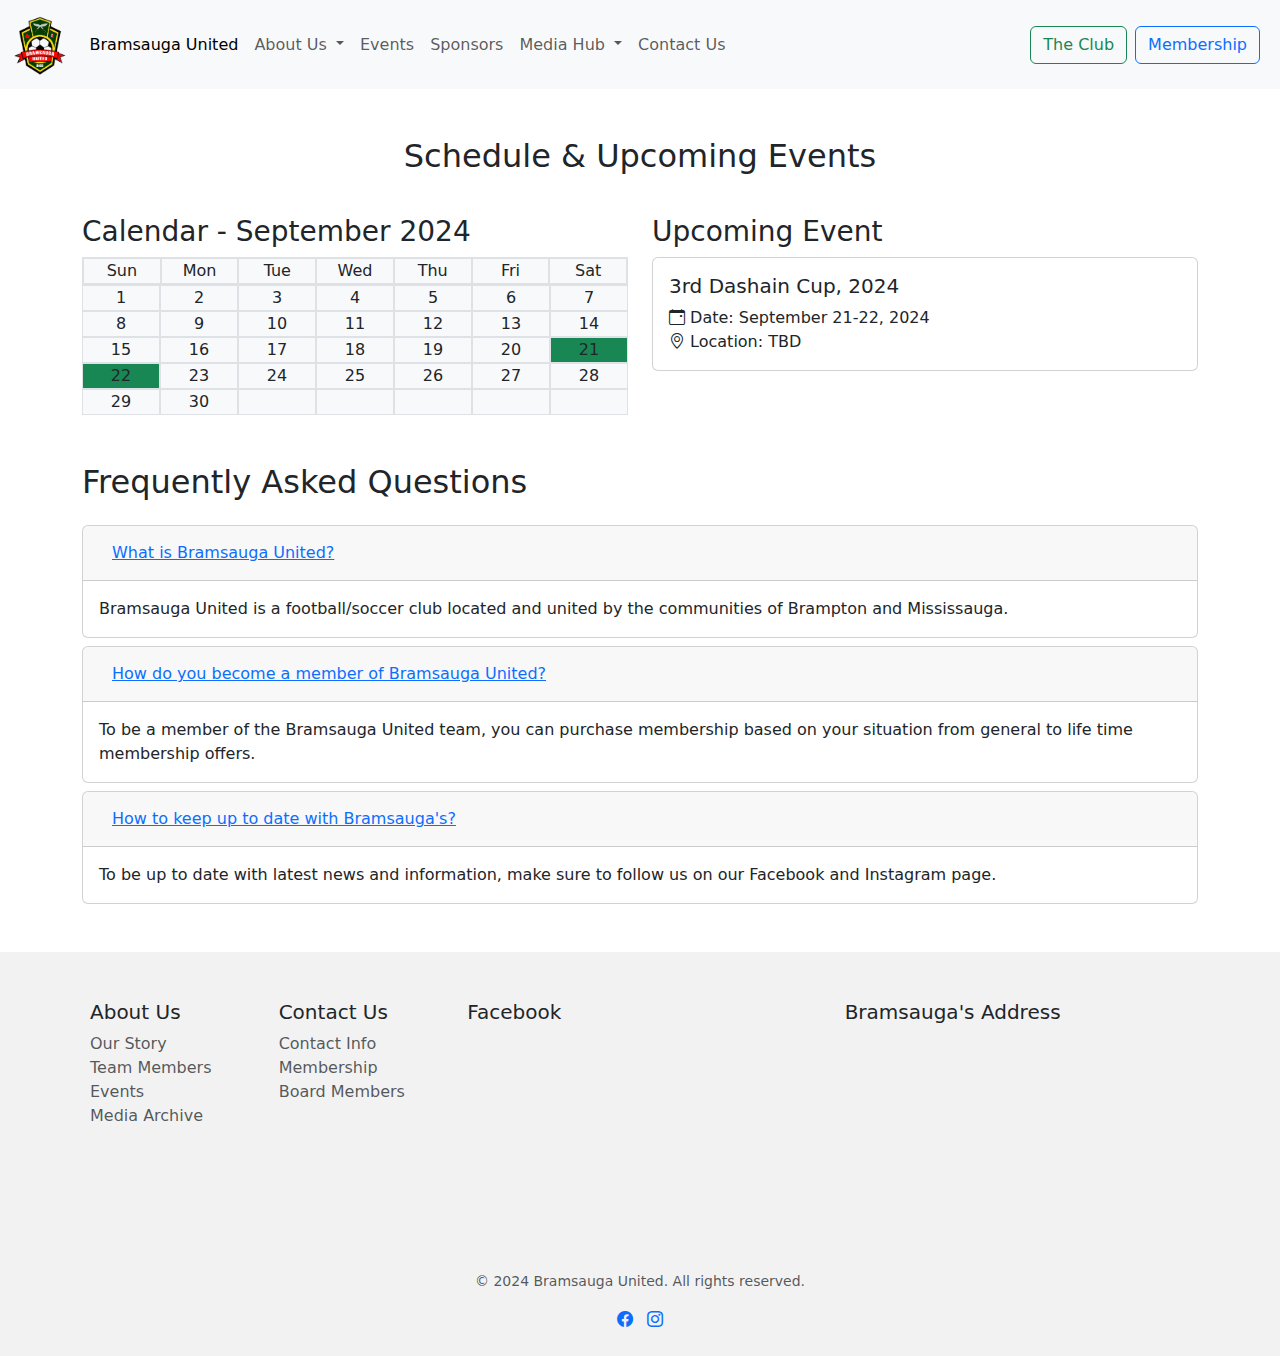
<file: clubInfo.html>
<!DOCTYPE html>
<html lang="en">
<head>
    <meta charset="UTF-8">
    <meta http-equiv="X-UA-Compatible" content="IE=edge">
    <meta name="viewport" content="width=device-width, initial-scale=1">
    <title>Bramsauga United | Bramsauga United Official Website</title>
    <link rel="icon" href="/images/LogoNoBg.png" type="image/x-icon">
    <link href="https://cdn.jsdelivr.net/npm/bootstrap@5.3.3/dist/css/bootstrap.min.css" rel="stylesheet" integrity="sha384-QWTKZyjpPEjISv5WaRU9OFeRpok6YctnYmDr5pNlyT2bRjXh0JMhjY6hW+ALEwIH" crossorigin="anonymous">
    <link href="https://cdn.jsdelivr.net/npm/bootstrap-icons@1.8.1/font/bootstrap-icons.css" rel="stylesheet">
    <script defer src="https://cdn.jsdelivr.net/npm/bootstrap@5.3.3/dist/js/bootstrap.bundle.min.js" integrity="sha384-YvpcrYf0tY3lHB60NNkmXc5s9fDVZLESaAA55NDzOxhy9GkcIdslK1eN7N6jIeHz" crossorigin="anonymous"></script>
    <link rel="stylesheet" href="style.css">
</head>
<body>
    
    <nav class="navbar navbar-expand-lg bg-body-tertiary">
        <div class="container-fluid">
          <a class="navbar-brand" href="index.html">
            <img src="/images/LogoNoBg.png" alt="Logo" class="d-inline-block align-text-top" style="height: 60px;">
            </a>
          <button class="navbar-toggler" type="button" data-bs-toggle="collapse" data-bs-target="#navbarSupportedContent" aria-controls="navbarSupportedContent" aria-expanded="false" aria-label="Toggle navigation">
            <span class="navbar-toggler-icon"></span>
          </button>
          <div class="collapse navbar-collapse" id="navbarSupportedContent">
            <ul class="navbar-nav me-auto mb-2 mb-lg-0">
              <li class="nav-item">
                <a class="nav-link active" aria-current="page" href="index.html">Bramsauga United</a>
              </li>
              <li class="nav-item dropdown">
                <a class="nav-link dropdown-toggle" href="bramsaugaStory.html" role="button" data-bs-toggle="dropdown" aria-expanded="false">
                  About Us
                </a>
                <ul class="dropdown-menu">
                  <li><a class="dropdown-item" href="bramsaugaStory.html">Bramsauga Story</a></li>
                  <li><a class="dropdown-item" href="members.html">Board of Directors</a></li>
                  <li><hr class="dropdown-divider"></li>
                  <li><a class="dropdown-item" href="events.html">Events Archive</a></li>
                </ul>
              </li>
              <li class="nav-item">
                <a class="nav-link" href="events.html">Events</a>
              </li>
              <li class="nav-item">
                <a class="nav-link" href="sponsors.html">Sponsors</a>
              </li>
              <li class="nav-item dropdown">
                <a class="nav-link dropdown-toggle" href="media.html" role="button" data-bs-toggle="dropdown" aria-expanded="false">
                  Media Hub
                </a>
                <ul class="dropdown-menu">
                  <li><a class="dropdown-item" href="media.html">Photos Archive</a></li>
                  <li><a class="dropdown-item" href="media.html">Videos Archive</a></li>
                </ul>
              </li>
              <li class="nav-item">
                <a class="nav-link" href="contact.html">Contact Us</a>
              </li>
            </ul>
            <div class="nav-item">
              <a href="clubInfo.html" class="btn btn-outline-success me-2 mb-1 mb-sm-0">The Club</a>
          </div>
            <div class="nav-item">
                <a href="membership.html" class="btn btn-outline-primary me-2">Membership</a>
            </div>
          </div>
        </div>
      </nav>

      <!-- Schedule Section -->
    <div class="container mt-5 mb-5">
        <h2 class="mb-4 text-center">Schedule & Upcoming Events</h2>
        <div class="row">
          <div class="col-md-6 mt-3">
            <h3>Calendar - September 2024</h3>
            <div class="container">
                <div class="row text-center bg-light border">
                    <div class="col border">Sun</div>
                    <div class="col border">Mon</div>
                    <div class="col border">Tue</div>
                    <div class="col border">Wed</div>
                    <div class="col border">Thu</div>
                    <div class="col border">Fri</div>
                    <div class="col border">Sat</div>
                </div>
                <div class="row text-center">
                    <div class="col border bg-light">1</div>
                    <div class="col border bg-light">2</div>
                    <div class="col border bg-light">3</div>
                    <div class="col border bg-light">4</div>
                    <div class="col border bg-light">5</div>
                    <div class="col border bg-light">6</div>
                    <div class="col border bg-light">7</div>
                </div>
                <div class="row text-center">
                    <div class="col border bg-light">8</div>
                    <div class="col border bg-light">9</div>
                    <div class="col border bg-light">10</div>
                    <div class="col border bg-light">11</div>
                    <div class="col border bg-light">12</div>
                    <div class="col border bg-light">13</div>
                    <div class="col border bg-light">14</div>
                </div>
                <div class="row text-center">
                    <div class="col border bg-light">15</div>
                    <div class="col border bg-light">16</div>
                    <div class="col border bg-light">17</div>
                    <div class="col border bg-light">18</div>
                    <div class="col border bg-light">19</div>
                    <div class="col border bg-light">20</div>
                    <div class="col border bg-success">21</div>
                </div>
                <div class="row text-center">
                    <div class="col border bg-success">22</div>
                    <div class="col border bg-light">23</div>
                    <div class="col border bg-light">24</div>
                    <div class="col border bg-light">25</div>
                    <div class="col border bg-light">26</div>
                    <div class="col border bg-light">27</div>
                    <div class="col border bg-light">28</div>
                </div>
                <div class="row text-center">
                    <div class="col border bg-light">29</div>
                    <div class="col border bg-light">30</div>
                    <div class="col border bg-light"></div>
                    <div class="col border bg-light"></div>
                    <div class="col border bg-light"></div>
                    <div class="col border bg-light"></div>
                    <div class="col border bg-light"></div>
                </div>
            </div>
        </div>
        
        
        
            <div class="col-md-6 mt-3">
                <h3>Upcoming Event</h3>
                <div class="card">
                    <div class="card-body">
                        <h5 class="card-title">3rd Dashain Cup, 2024</h5>
                        <p class="card-text">
                            <i class="bi bi-calendar-event"></i> Date: September 21-22, 2024<br>
                            <i class="bi bi-geo-alt"></i> Location: TBD
                        </p>
                    </div>
                </div>
            </div>
        </div>
    </div>


    <div class="container mb-5">
        <h2 class="mt-5 mb-4">Frequently Asked Questions</h2>
      
        <div class="accordion" id="accordionExample">
      
          <!-- Question 1 -->
          <div class="card mb-2">
            <div class="card-header" id="headingOne">
              <h5 class="mb-0">
                <button class="btn btn-link" type="button" data-toggle="collapse" data-target="#collapseOne" aria-expanded="true" aria-controls="collapseOne">
                  What is Bramsauga United?
                </button>
              </h5>
            </div>
      
            <div id="collapseOne" class="collapse show" aria-labelledby="headingOne" data-parent="#accordionExample">
              <div class="card-body">
                Bramsauga United is a football/soccer club located and united by the communities of Brampton and Mississauga.
              </div>
            </div>
          </div>
      
          <!-- Question 2 -->
          <div class="card mb-2">
            <div class="card-header" id="headingTwo">
              <h5 class="mb-0">
                <button class="btn btn-link" type="button" data-toggle="collapse" data-target="#collapseTwo" aria-expanded="false" aria-controls="collapseTwo">
                  How do you become a member of Bramsauga United?
                </button>
              </h5>
            </div>
            <div id="collapseTwo" class="collapse show" aria-labelledby="headingTwo" data-parent="#accordionExample">
              <div class="card-body">
                To be a member of the Bramsauga United team, you can purchase membership based on your situation from general to life time membership offers.
              </div>
            </div>
          </div>
      
          <!-- Question 3 -->
          <div class="card mb-2">
            <div class="card-header" id="headingThree">
              <h5 class="mb-0">
                <button class="btn btn-link" type="button" data-toggle="collapse" data-target="#collapseThree" aria-expanded="false" aria-controls="collapseThree">
                  How to keep up to date with Bramsauga's?
                </button>
              </h5>
            </div>
            <div id="collapseThree" class="collapse show" aria-labelledby="headingThree" data-parent="#accordionExample">
              <div class="card-body">
                To be up to date with latest news and information, make sure to follow us on our Facebook and Instagram page.
              </div>
            </div>
          </div>
      
        </div>
      </div>
      

      <footer class="bg-coral pt-5 pb-2"> <!-- Reduced padding at the bottom -->
        <div class="container">
            <div class="row ps-2">
                <!-- About Us -->
                <div class="col-md-2 mb-4">
                    <h5>About Us</h5>
                    <ul class="list-unstyled">
                        <li><a class="nav-link text-muted" href="bramsaugaStory.html">Our Story</a></li>
                        <li><a class="nav-link text-muted" href="members.html">Team Members</a></li>
                        <li><a class="nav-link text-muted" href="events.html">Events</a></li>
                        <li><a class="nav-link text-muted" href="media.html">Media Archive</a></li>            
                    </ul>
                </div>
                <!-- Contact Us -->
                <div class="col-md-2 mb-4">
                    <h5>Contact Us</h5>
                    <ul class="list-unstyled">
                        <li><a class="nav-link text-muted" href="contact.html">Contact Info</a></li>
                        <li><a class="nav-link text-muted" href="membership.html">Membership</a></li>
                        <li><a class="nav-link text-muted" href="members.html">Board Members</a></li>
                    </ul>
                </div>
                <!-- Facebook -->
                <div class="col-md-4 mb-4">
                    <h5>Facebook</h5>
                    <div class="embed-responsive embed-responsive-16by9">
                        <iframe class="embed-responsive-item" src="https://www.facebook.com/plugins/page.php?href=https%3A%2F%2Fwww.facebook.com%2Fprofile.php%3Fid%3D100085544942708&tabs=timeline&width=300&height=200&small_header=false&adapt_container_width=true&hide_cover=false&show_facepile=true&appId" width="300" height="200" style="border:none;overflow:hidden" scrolling="no" frameborder="0" allowTransparency="true" allow="encrypted-media"></iframe>
                    </div>
                </div>
                <!-- Maps -->
                <div class="col-md-4 mb-4">
                  <h5>Bramsauga's Address</h5>
                  <div class="embed-responsive embed-responsive-16by9">
                      <iframe width="100%" height="200" frameborder="0" scrolling="no" marginheight="0" marginwidth="0" src="https://maps.google.com/maps?width=100%25&amp;height=600&amp;hl=en&amp;q=Sterritt%20Drive,%20Brampton,%20ON+(Bramsauga%20United)&amp;t=&amp;z=14&amp;ie=UTF8&amp;iwloc=B&amp;output=embed"><a href="https://www.gps.ie/">Bramsauga United</a></iframe>                    </div>
                </div>
            </div>
            <!-- Copyright Notice -->
            <div class="row">
                <div class="col-md-12 text-center mt-2"> <!-- Reduced top margin -->
                    <p class="text-muted" style="font-size: 14px;">© 2024 Bramsauga United. All rights reserved.</p> <!-- Reduced font size -->
                    <ul class="list-inline">
                        <li class="list-inline-item"><a href="https://www.facebook.com/profile.php?id=100085544942708"><i class="bi bi-facebook"></i></a></li> <!-- Add your Facebook link -->
                        <li class="list-inline-item"><a href="https://www.facebook.com/profile.php?id=100085544942708"><i class="bi bi-instagram"></i></a></li> <!-- Add your Instagram link -->
                    </ul>
                </div>
            </div>
        </div>
    </footer>
    
    
    
    
    
</body>
</html>
</file>
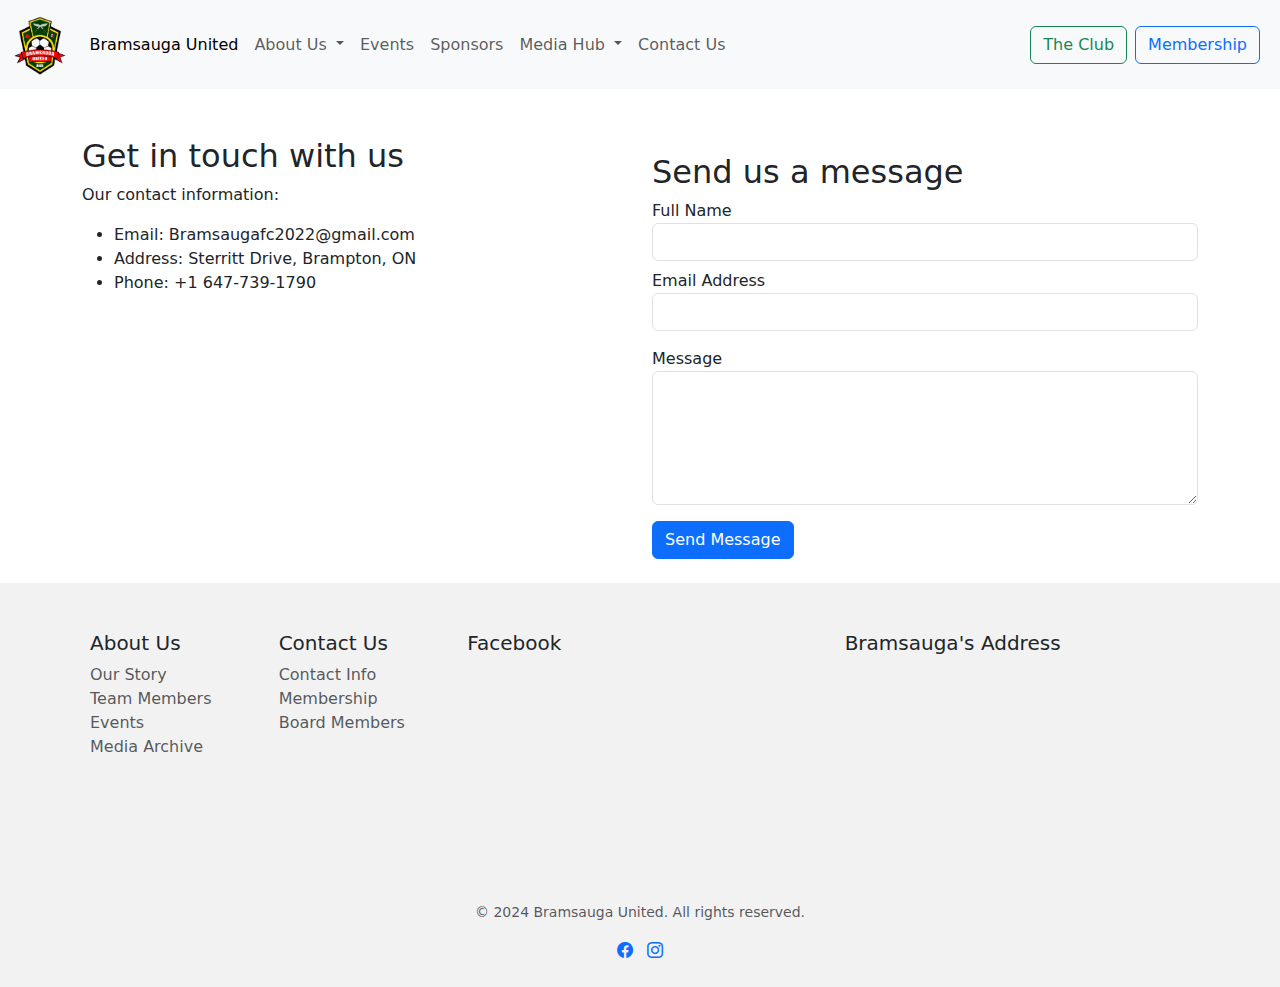
<file: contact.html>
<!DOCTYPE html>
<html lang="en">
<head>
    <meta charset="UTF-8">
    <meta http-equiv="X-UA-Compatible" content="IE=edge">
    <meta name="viewport" content="width=device-width, initial-scale=1">
    <title>Bramsauga United | Bramsauga United Official Website</title>
    <link href="https://cdn.jsdelivr.net/npm/bootstrap@5.3.3/dist/css/bootstrap.min.css" rel="stylesheet" integrity="sha384-QWTKZyjpPEjISv5WaRU9OFeRpok6YctnYmDr5pNlyT2bRjXh0JMhjY6hW+ALEwIH" crossorigin="anonymous">
    <link href="https://cdn.jsdelivr.net/npm/bootstrap-icons@1.8.1/font/bootstrap-icons.css" rel="stylesheet">
    <script defer src="https://cdn.jsdelivr.net/npm/bootstrap@5.3.3/dist/js/bootstrap.bundle.min.js" integrity="sha384-YvpcrYf0tY3lHB60NNkmXc5s9fDVZLESaAA55NDzOxhy9GkcIdslK1eN7N6jIeHz" crossorigin="anonymous"></script>
    <link rel="stylesheet" href="style.css">
</head>
<body>
    
       
  <nav class="navbar navbar-expand-lg bg-body-tertiary">
    <div class="container-fluid">
      <a class="navbar-brand" href="index.html">
        <img src="/images/LogoNoBg.png" alt="Logo" class="d-inline-block align-text-top" style="height: 60px;">
        </a>
      <button class="navbar-toggler" type="button" data-bs-toggle="collapse" data-bs-target="#navbarSupportedContent" aria-controls="navbarSupportedContent" aria-expanded="false" aria-label="Toggle navigation">
        <span class="navbar-toggler-icon"></span>
      </button>
      <div class="collapse navbar-collapse" id="navbarSupportedContent">
        <ul class="navbar-nav me-auto mb-2 mb-lg-0">
          <li class="nav-item">
            <a class="nav-link active" aria-current="page" href="index.html">Bramsauga United</a>
          </li>
          <li class="nav-item dropdown">
            <a class="nav-link dropdown-toggle" href="bramsaugaStory.html" role="button" data-bs-toggle="dropdown" aria-expanded="false">
              About Us
            </a>
            <ul class="dropdown-menu">
              <li><a class="dropdown-item" href="bramsaugaStory.html">Bramsauga Story</a></li>
              <li><a class="dropdown-item" href="members.html">Board of Directors</a></li>
              <li><hr class="dropdown-divider"></li>
              <li><a class="dropdown-item" href="events.html">Events Archive</a></li>
            </ul>
          </li>
          <li class="nav-item">
            <a class="nav-link" href="events.html">Events</a>
          </li>
          <li class="nav-item">
            <a class="nav-link" href="sponsors.html">Sponsors</a>
          </li>
          <li class="nav-item dropdown">
            <a class="nav-link dropdown-toggle" href="media.html" role="button" data-bs-toggle="dropdown" aria-expanded="false">
              Media Hub
            </a>
            <ul class="dropdown-menu">
              <li><a class="dropdown-item" href="media.html">Photos Archive</a></li>
              <li><a class="dropdown-item" href="media.html">Videos Archive</a></li>
            </ul>
          </li>
          <li class="nav-item">
            <a class="nav-link" href="contact.html">Contact Us</a>
          </li>
        </ul>
        <div class="nav-item">
          <a href="clubInfo.html" class="btn btn-outline-success me-2 mb-1 mb-sm-0">The Club</a>
        </div>
        <div class="nav-item">
            <a href="membership.html" class="btn btn-outline-primary me-2">Membership</a>
        </div>
      </div>
    </div>
  </nav>

     
      <div class="container mt-5">
        <div class="row">
          <div class="col-md-6">
            <h2>Get in touch with us</h2>
            <p>Our contact information:</p>
            <ul>
              <li>Email: Bramsaugafc2022@gmail.com</li>
              <li>Address: Sterritt Drive, Brampton, ON</li>
              <li>Phone: +1 
                647-739-1790</li>
            </ul>
          </div>
          <div class="col-md-6 mb-4 mt-3">
            <h2>Send us a message</h2>
            <form action="https://formsubmit.co/bramsaugafc2022@gmail.com" method="POST">
              <div class="form-group mb-2">
                <label for="fullName">Full Name</label>
                <input type="text" class="form-control" id="fullName" name="fullName" required>
              </div>
              <div class="form-group mb-3">
                <label for="email">Email Address</label>
                <input type="email" class="form-control" id="email" name="email" required>
              </div>
              <div class="form-group mb-3">
                <label for="message">Message</label>
                <textarea class="form-control" id="message" name="message" rows="5" required></textarea>
              </div>
              <button type="submit" class="btn btn-primary">Send Message</button>
            </form>
          </div>
        </div>
      </div>
      





      <footer class="bg-coral pt-5 pb-2"> <!-- Reduced padding at the bottom -->
        <div class="container">
            <div class="row ps-2">
                <!-- About Us -->
                <div class="col-md-2 mb-4">
                    <h5>About Us</h5>
                    <ul class="list-unstyled">
                        <li><a class="nav-link text-muted" href="bramsaugaStory.html">Our Story</a></li>
                        <li><a class="nav-link text-muted" href="members.html">Team Members</a></li>
                        <li><a class="nav-link text-muted" href="events.html">Events</a></li>
                        <li><a class="nav-link text-muted" href="media.html">Media Archive</a></li>            
                    </ul>
                </div>
                <!-- Contact Us -->
                <div class="col-md-2 mb-4">
                    <h5>Contact Us</h5>
                    <ul class="list-unstyled">
                        <li><a class="nav-link text-muted" href="contact.html">Contact Info</a></li>
                        <li><a class="nav-link text-muted" href="membership.html">Membership</a></li>
                        <li><a class="nav-link text-muted" href="members.html">Board Members</a></li>
                    </ul>
                </div>
                <!-- Facebook -->
                <div class="col-md-4 mb-4">
                    <h5>Facebook</h5>
                    <div class="embed-responsive embed-responsive-16by9">
                        <iframe class="embed-responsive-item" src="https://www.facebook.com/plugins/page.php?href=https%3A%2F%2Fwww.facebook.com%2Fprofile.php%3Fid%3D100085544942708&tabs=timeline&width=300&height=200&small_header=false&adapt_container_width=true&hide_cover=false&show_facepile=true&appId" width="300" height="200" style="border:none;overflow:hidden" scrolling="no" frameborder="0" allowTransparency="true" allow="encrypted-media"></iframe>
                    </div>
                </div>
                <!-- Maps -->
                <div class="col-md-4 mb-4">
                  <h5>Bramsauga's Address</h5>
                  <div class="embed-responsive embed-responsive-16by9">
                      <iframe width="100%" height="200" frameborder="0" scrolling="no" marginheight="0" marginwidth="0" src="https://maps.google.com/maps?width=100%25&amp;height=600&amp;hl=en&amp;q=Sterritt%20Drive,%20Brampton,%20ON+(Bramsauga%20United)&amp;t=&amp;z=14&amp;ie=UTF8&amp;iwloc=B&amp;output=embed"><a href="https://www.gps.ie/">Bramsauga United</a></iframe>                    </div>
                    </div>
                </div>
            </div>
            <!-- Copyright Notice -->
            <div class="row">
                <div class="col-md-12 text-center mt-2"> <!-- Reduced top margin -->
                    <p class="text-muted" style="font-size: 14px;">© 2024 Bramsauga United. All rights reserved.</p> <!-- Reduced font size -->
                    <ul class="list-inline">
                        <li class="list-inline-item"><a href="https://www.facebook.com/profile.php?id=100085544942708"><i class="bi bi-facebook"></i></a></li> <!-- Add your Facebook link -->
                        <li class="list-inline-item"><a href="https://www.facebook.com/profile.php?id=100085544942708"><i class="bi bi-instagram"></i></a></li> <!-- Add your Instagram link -->
                    </ul>
                </div>
            </div>
        </div>
    </footer>
    
    
    
    
</body>
</html>
</file>
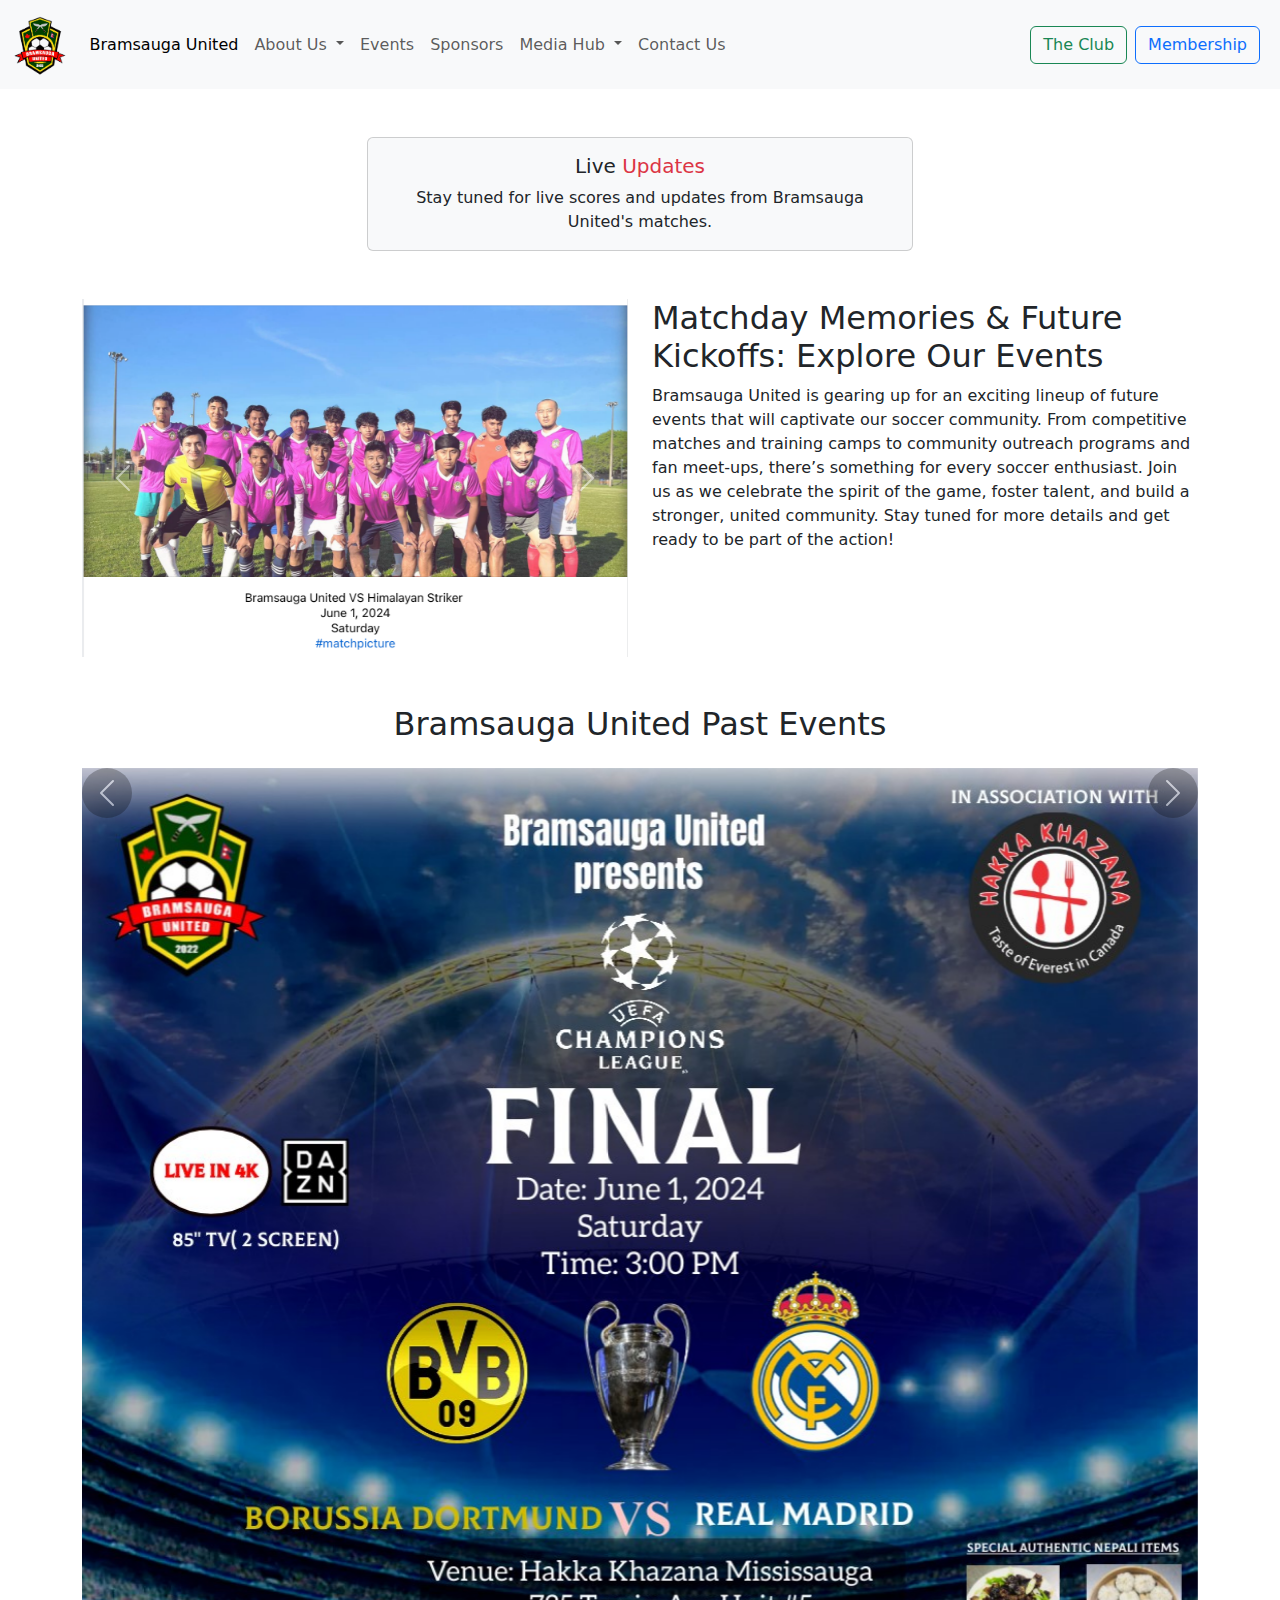
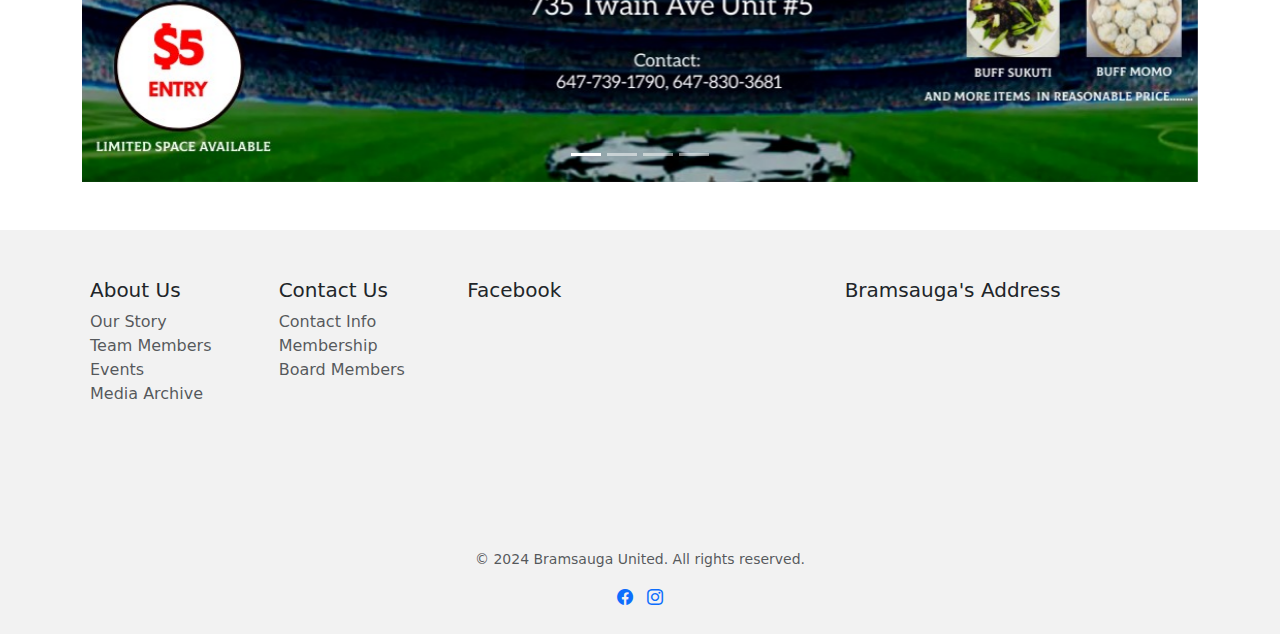
<file: events.html>
<!DOCTYPE html>
<html lang="en">
<head>
    <meta charset="UTF-8">
    <meta http-equiv="X-UA-Compatible" content="IE=edge">
    <meta name="viewport" content="width=device-width, initial-scale=1">
    <title>Bramsauga United | Bramsauga United Official Website</title>
    <link href="https://cdn.jsdelivr.net/npm/bootstrap@5.3.3/dist/css/bootstrap.min.css" rel="stylesheet" integrity="sha384-QWTKZyjpPEjISv5WaRU9OFeRpok6YctnYmDr5pNlyT2bRjXh0JMhjY6hW+ALEwIH" crossorigin="anonymous">
    <link href="https://cdn.jsdelivr.net/npm/bootstrap-icons@1.8.1/font/bootstrap-icons.css" rel="stylesheet">
    <script defer src="https://cdn.jsdelivr.net/npm/bootstrap@5.3.3/dist/js/bootstrap.bundle.min.js" integrity="sha384-YvpcrYf0tY3lHB60NNkmXc5s9fDVZLESaAA55NDzOxhy9GkcIdslK1eN7N6jIeHz" crossorigin="anonymous"></script>
    <link rel="stylesheet" href="style.css">
</head>
<body>
    
      
  <nav class="navbar navbar-expand-lg bg-body-tertiary">
    <div class="container-fluid">
      <a class="navbar-brand" href="index.html">
        <img src="/images/LogoNoBg.png" alt="Logo" class="d-inline-block align-text-top" style="height: 60px;">
        </a>
      <button class="navbar-toggler" type="button" data-bs-toggle="collapse" data-bs-target="#navbarSupportedContent" aria-controls="navbarSupportedContent" aria-expanded="false" aria-label="Toggle navigation">
        <span class="navbar-toggler-icon"></span>
      </button>
      <div class="collapse navbar-collapse" id="navbarSupportedContent">
        <ul class="navbar-nav me-auto mb-2 mb-lg-0">
          <li class="nav-item">
            <a class="nav-link active" aria-current="page" href="index.html">Bramsauga United</a>
          </li>
          <li class="nav-item dropdown">
            <a class="nav-link dropdown-toggle" href="bramsaugaStory.html" role="button" data-bs-toggle="dropdown" aria-expanded="false">
              About Us
            </a>
            <ul class="dropdown-menu">
              <li><a class="dropdown-item" href="bramsaugaStory.html">Bramsauga Story</a></li>
              <li><a class="dropdown-item" href="members.html">Board of Directors</a></li>
              <li><hr class="dropdown-divider"></li>
              <li><a class="dropdown-item" href="events.html">Events Archive</a></li>
            </ul>
          </li>
          <li class="nav-item">
            <a class="nav-link" href="events.html">Events</a>
          </li>
          <li class="nav-item">
            <a class="nav-link" href="sponsors.html">Sponsors</a>
          </li>
          <li class="nav-item dropdown">
            <a class="nav-link dropdown-toggle" href="media.html" role="button" data-bs-toggle="dropdown" aria-expanded="false">
              Media Hub
            </a>
            <ul class="dropdown-menu">
              <li><a class="dropdown-item" href="media.html">Photos Archive</a></li>
              <li><a class="dropdown-item" href="media.html">Videos Archive</a></li>
            </ul>
          </li>
          <li class="nav-item">
            <a class="nav-link" href="contact.html">Contact Us</a>
          </li>
        </ul>
        <div class="nav-item">
          <a href="clubInfo.html" class="btn btn-outline-success me-2 mb-1 mb-sm-0">The Club</a>
        </div>
        <div class="nav-item">
            <a href="membership.html" class="btn btn-outline-primary me-2">Membership</a>
        </div>
      </div>
    </div>
  </nav>

     
      <div class="container mt-5">
        <div class="row">
          <div class="col-md-6 offset-md-3">
            <div class="card text-center bg-light">
              <div class="card-body">
                <h5 class="card-title">Live <span class="text-danger">Updates</span></h5>
                <p class="card-text">Stay tuned for live scores and updates from Bramsauga United's matches.</p>
                <!-- You can add live score/feedback elements here -->
              </div>
            </div>
          </div>
        </div>
      </div>
    

      <div class="container mt-5">
        <div class="row">
          <div class="col-md-6">
            <div id="futureEventsCarousel" class="carousel slide" data-bs-ride="carousel">
              <div class="carousel-inner">
                <div class="carousel-item active">
                  <img src="./images/events/BramsaugaTeamJune1.png" class="d-block w-100" alt="Future Event 1">
                </div>
                <div class="carousel-item">
                  <img src="./images/events/BramsaugaTeamJune1Pic2.jpeg" class="d-block w-100" alt="Future Event 2">
                </div>
                <div class="carousel-item">
                  <img src="./images/events/dashaincup3.jpeg" class="d-block w-100" alt="Future Event 3">
                </div>
              </div>
              <button class="carousel-control-prev" type="button" data-bs-target="#futureEventsCarousel" data-bs-slide="prev">
                <span class="carousel-control-prev-icon" aria-hidden="true"></span>
                <span class="visually-hidden">Previous</span>
              </button>
              <button class="carousel-control-next" type="button" data-bs-target="#futureEventsCarousel" data-bs-slide="next">
                <span class="carousel-control-next-icon" aria-hidden="true"></span>
                <span class="visually-hidden">Next</span>
              </button>
            </div>
          </div>
          <div class="col-md-6">
            <h2>Matchday Memories & Future Kickoffs: Explore Our Events</h2>
            <p>Bramsauga United is gearing up for an exciting lineup of future events that will captivate our soccer community. From competitive matches and training camps to community outreach programs and fan meet-ups, there’s something for every soccer enthusiast. Join us as we celebrate the spirit of the game, foster talent, and build a stronger, united community. Stay tuned for more details and get ready to be part of the action!</p>
          </div>
        </div>
      </div>
      
   
      


      <div class="container mt-5 mb-5">
        <h2 class="text-center mb-4">Bramsauga United Past Events</h2>
        <div id="carouselExampleIndicators" class="carousel slide" data-bs-ride="carousel">
          <div class="carousel-indicators">
            <button type="button" data-bs-target="#carouselExampleIndicators" data-bs-slide-to="0" class="active" aria-current="true" aria-label="Slide 1"></button>
            <button type="button" data-bs-target="#carouselExampleIndicators" data-bs-slide-to="1" aria-label="Slide 2"></button>
            <button type="button" data-bs-target="#carouselExampleIndicators" data-bs-slide-to="1" aria-label="Slide 2"></button>
            <button type="button" data-bs-target="#carouselExampleIndicators" data-bs-slide-to="2" aria-label="Slide 3"></button>
          </div>
          <div class="carousel-inner">
            <div class="carousel-item active">
              <img class="d-block w-100" src="./images/events/uclfinalBramsaugaPresents.jpeg" alt="First slide">
            </div>
            <div class="carousel-item">
              <img class="d-block w-100" src="./images/events/dashaincup.jpeg" alt="Second slide">
            </div>
            <div class="carousel-item">
              <img class="d-block w-100" src="./images/events/registeredTeams.jpeg" alt="Third slide">
            </div>
            <div class="carousel-item">
              <img class="d-block w-100" src="./images/events/registeredTeams.jpeg" alt="Fourth slide">
            </div>
          </div>
          <button class="carousel-control-prev" type="button" data-bs-target="#carouselExampleIndicators" data-bs-slide="prev" style="background-color: rgba(0, 0, 0, 0.5); border-radius: 50%; width: 50px; height: 50px;">
            <span class="carousel-control-prev-icon" aria-hidden="true";"></span>
            <span class="visually-hidden">Previous</span>
          </button>
          <button class="carousel-control-next" type="button" data-bs-target="#carouselExampleIndicators" data-bs-slide="next" style="background-color: rgba(0, 0, 0, 0.5); border-radius: 50%; width: 50px; height: 50px;">
            <span class="carousel-control-next-icon" aria-hidden="true""></span>
            <span class="visually-hidden">Next</span>
          </button>
        </div>
      </div>

      


      <footer class="bg-coral pt-5 pb-2"> <!-- Reduced padding at the bottom -->
        <div class="container">
            <div class="row ps-2">
                <!-- About Us -->
                <div class="col-md-2 mb-4">
                    <h5>About Us</h5>
                    <ul class="list-unstyled">
                        <li><a class="nav-link text-muted" href="bramsaugaStory.html">Our Story</a></li>
                        <li><a class="nav-link text-muted" href="members.html">Team Members</a></li>
                        <li><a class="nav-link text-muted" href="events.html">Events</a></li>
                        <li><a class="nav-link text-muted" href="media.html">Media Archive</a></li>            
                    </ul>
                </div>
                <!-- Contact Us -->
                <div class="col-md-2 mb-4">
                    <h5>Contact Us</h5>
                    <ul class="list-unstyled">
                        <li><a class="nav-link text-muted" href="contact.html">Contact Info</a></li>
                        <li><a class="nav-link text-muted" href="membership.html">Membership</a></li>
                        <li><a class="nav-link text-muted" href="members.html">Board Members</a></li>
                    </ul>
                </div>
                <!-- Facebook -->
                <div class="col-md-4 mb-4">
                    <h5>Facebook</h5>
                    <div class="embed-responsive embed-responsive-16by9">
                        <iframe class="embed-responsive-item" src="https://www.facebook.com/plugins/page.php?href=https%3A%2F%2Fwww.facebook.com%2Fprofile.php%3Fid%3D100085544942708&tabs=timeline&width=300&height=200&small_header=false&adapt_container_width=true&hide_cover=false&show_facepile=true&appId" width="300" height="200" style="border:none;overflow:hidden" scrolling="no" frameborder="0" allowTransparency="true" allow="encrypted-media"></iframe>
                    </div>
                </div>
                <!-- Maps -->
                <div class="col-md-4 mb-4">
                  <h5>Bramsauga's Address</h5>
                  <div class="embed-responsive embed-responsive-16by9">
                      <iframe width="100%" height="200" frameborder="0" scrolling="no" marginheight="0" marginwidth="0" src="https://maps.google.com/maps?width=100%25&amp;height=600&amp;hl=en&amp;q=Sterritt%20Drive,%20Brampton,%20ON+(Bramsauga%20United)&amp;t=&amp;z=14&amp;ie=UTF8&amp;iwloc=B&amp;output=embed"><a href="https://www.gps.ie/">Bramsauga United</a></iframe>                    </div>
                    </div>
                </div>
            </div>
            <!-- Copyright Notice -->
            <div class="row">
                <div class="col-md-12 text-center mt-2"> <!-- Reduced top margin -->
                    <p class="text-muted" style="font-size: 14px;">© 2024 Bramsauga United. All rights reserved.</p> <!-- Reduced font size -->
                    <ul class="list-inline">
                        <li class="list-inline-item"><a href="https://www.facebook.com/profile.php?id=100085544942708"><i class="bi bi-facebook"></i></a></li> <!-- Add your Facebook link -->
                        <li class="list-inline-item"><a href="https://www.facebook.com/profile.php?id=100085544942708"><i class="bi bi-instagram"></i></a></li> <!-- Add your Instagram link -->
                    </ul>
                </div>
            </div>
        </div>
    </footer>
    
    
    
    
</body>
</html>
</file>
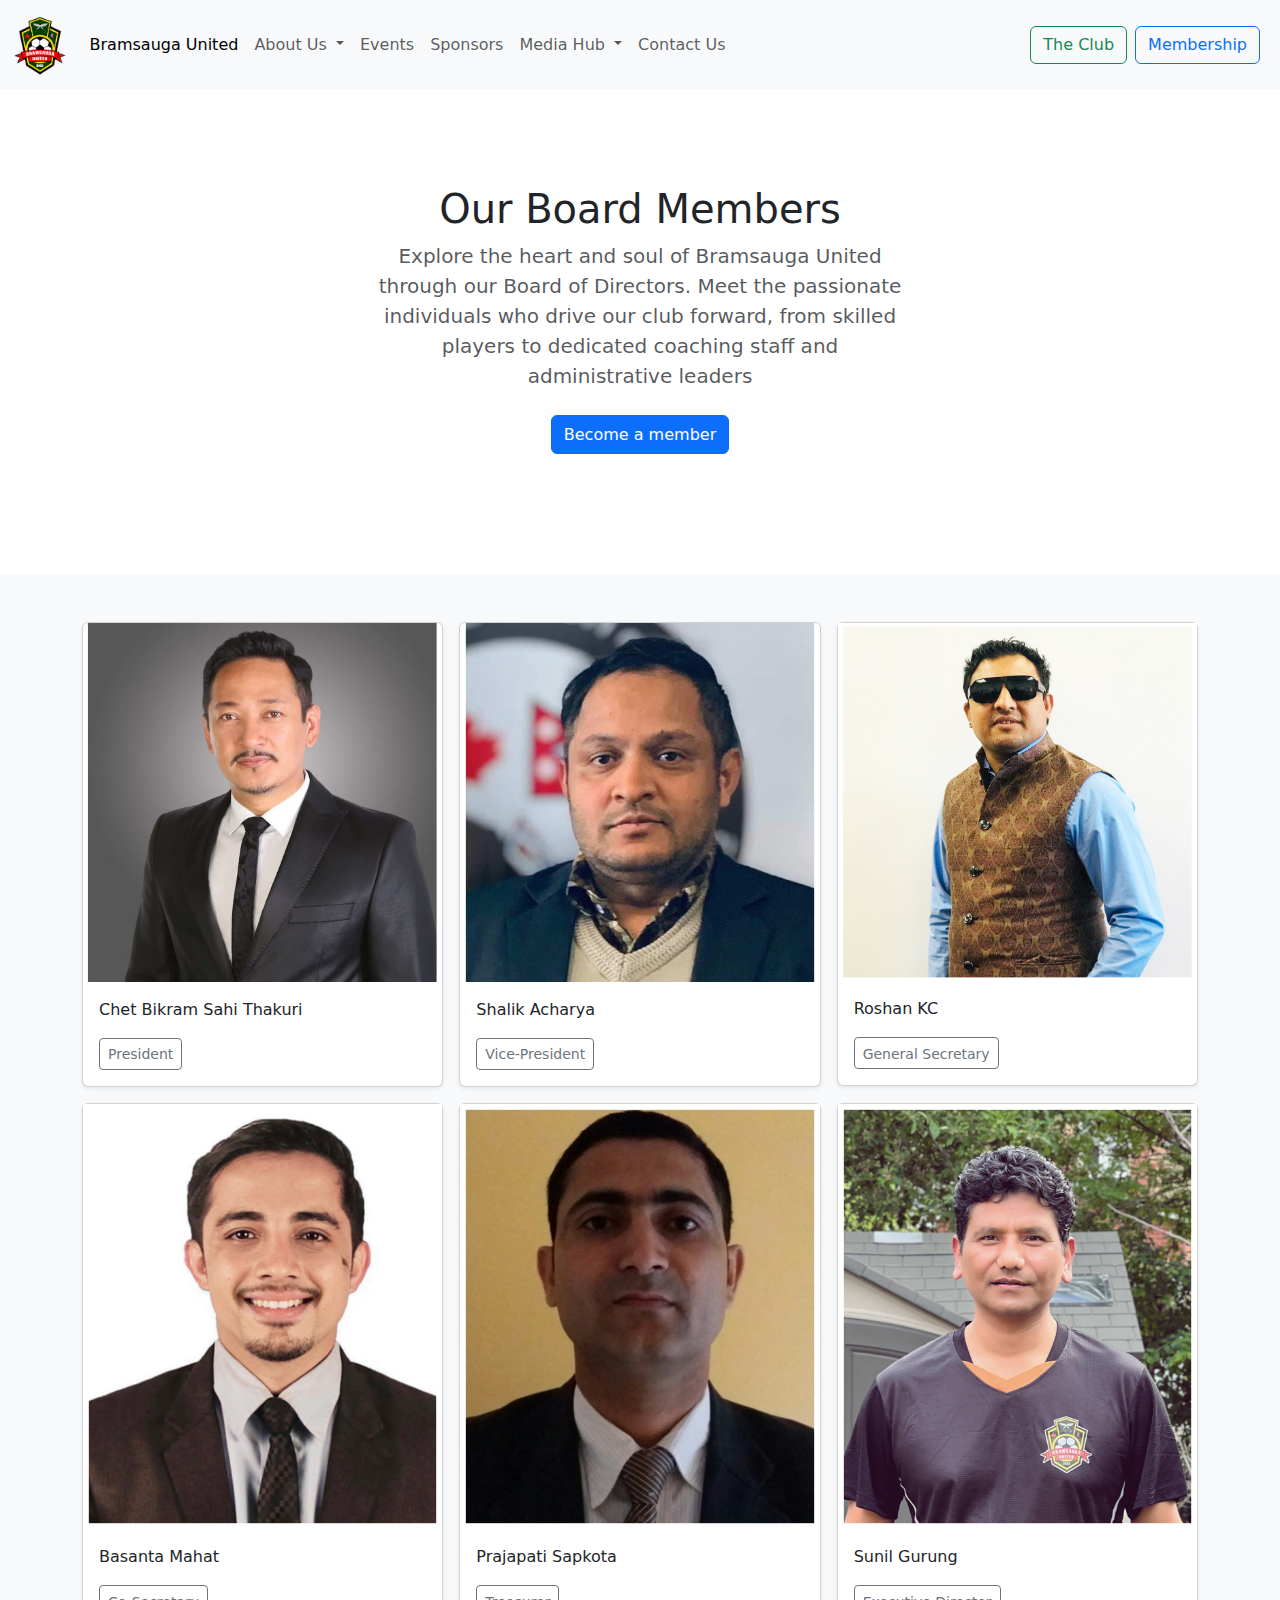
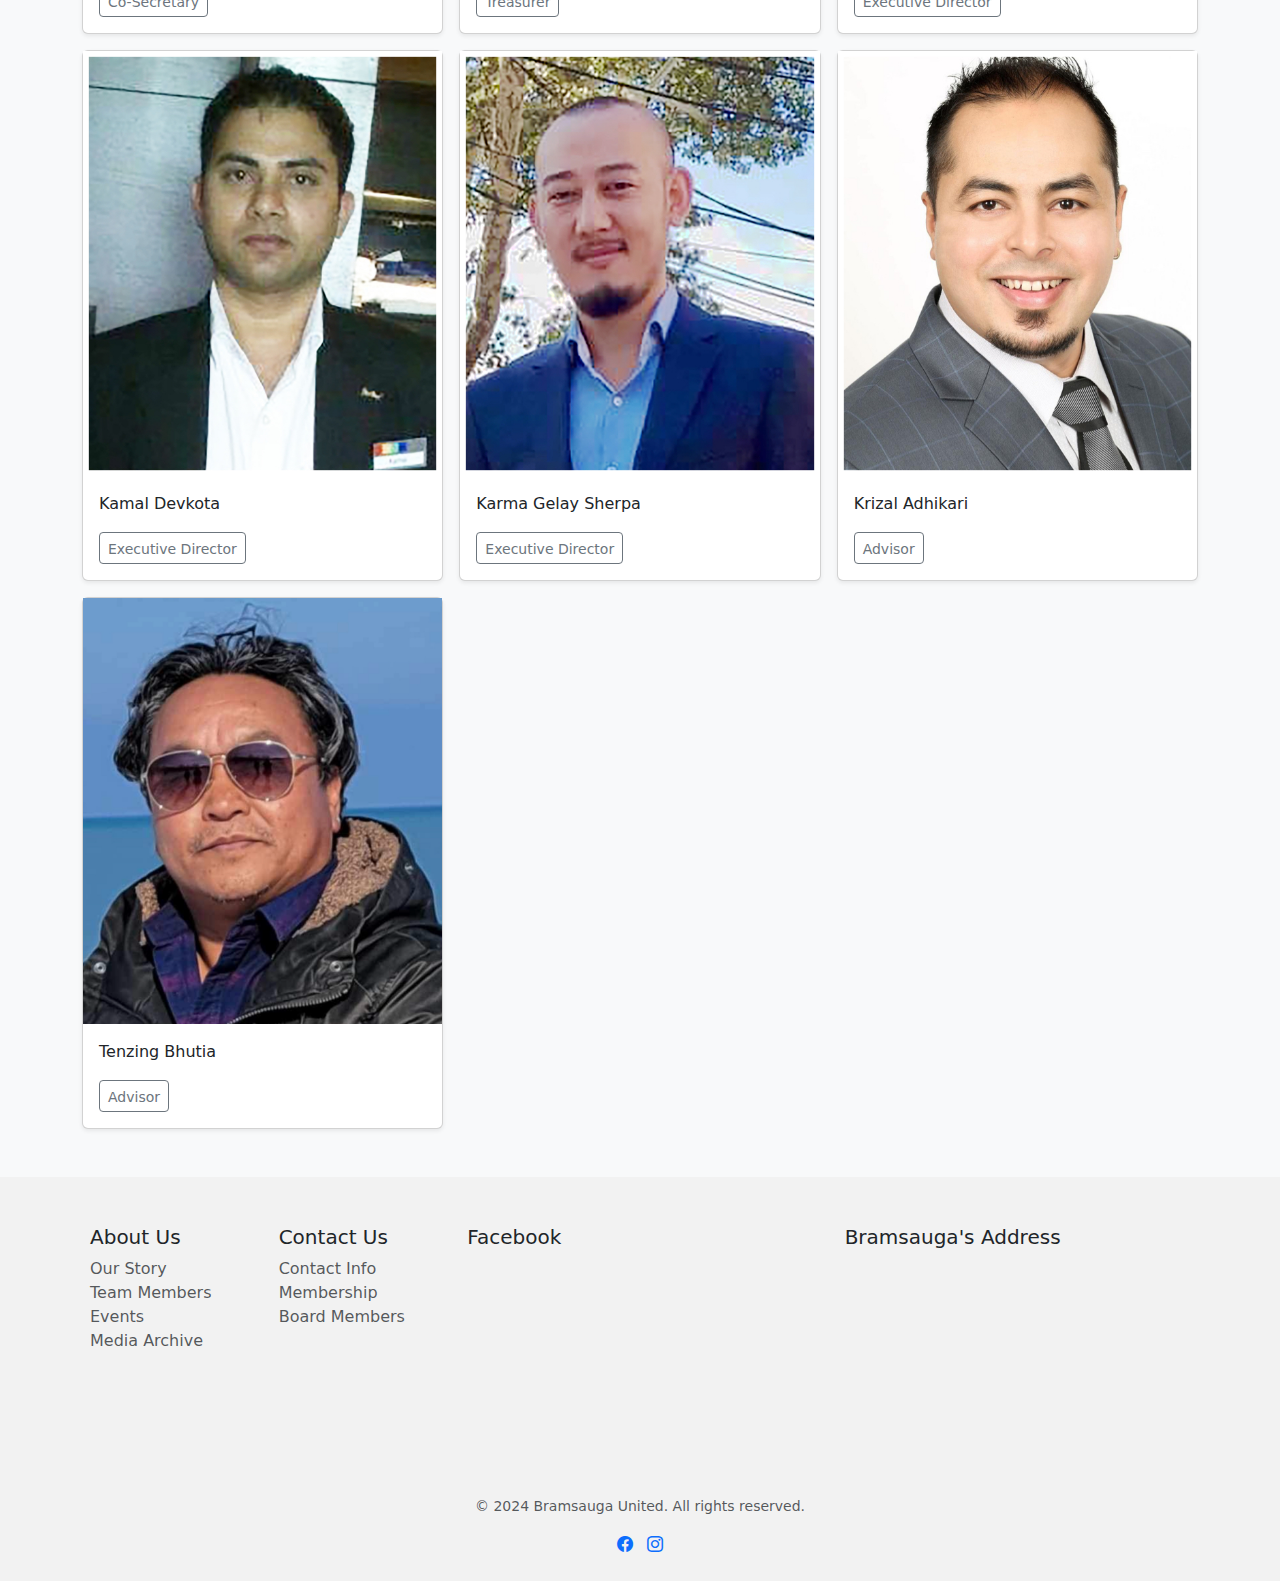
<file: members.html>
<!DOCTYPE html>
<html lang="en">
<head>
    <meta charset="UTF-8">
    <meta http-equiv="X-UA-Compatible" content="IE=edge">
    <meta name="viewport" content="width=device-width, initial-scale=1">
    <title>Bramsauga United | Bramsauga United Official Website</title>
    <link href="https://cdn.jsdelivr.net/npm/bootstrap@5.3.3/dist/css/bootstrap.min.css" rel="stylesheet" integrity="sha384-QWTKZyjpPEjISv5WaRU9OFeRpok6YctnYmDr5pNlyT2bRjXh0JMhjY6hW+ALEwIH" crossorigin="anonymous">
    <link href="https://cdn.jsdelivr.net/npm/bootstrap-icons@1.8.1/font/bootstrap-icons.css" rel="stylesheet">
    <script defer src="https://cdn.jsdelivr.net/npm/bootstrap@5.3.3/dist/js/bootstrap.bundle.min.js" integrity="sha384-YvpcrYf0tY3lHB60NNkmXc5s9fDVZLESaAA55NDzOxhy9GkcIdslK1eN7N6jIeHz" crossorigin="anonymous"></script>
    <link rel="stylesheet" href="style.css">
</head>
<body>
    
  <nav class="navbar navbar-expand-lg bg-body-tertiary">
    <div class="container-fluid">
      <a class="navbar-brand" href="index.html">
        <img src="/images/LogoNoBg.png" alt="Logo" class="d-inline-block align-text-top" style="height: 60px;">
        </a>
      <button class="navbar-toggler" type="button" data-bs-toggle="collapse" data-bs-target="#navbarSupportedContent" aria-controls="navbarSupportedContent" aria-expanded="false" aria-label="Toggle navigation">
        <span class="navbar-toggler-icon"></span>
      </button>
      <div class="collapse navbar-collapse" id="navbarSupportedContent">
        <ul class="navbar-nav me-auto mb-2 mb-lg-0">
          <li class="nav-item">
            <a class="nav-link active" aria-current="page" href="index.html">Bramsauga United</a>
          </li>
          <li class="nav-item dropdown">
            <a class="nav-link dropdown-toggle" href="bramsaugaStory.html" role="button" data-bs-toggle="dropdown" aria-expanded="false">
              About Us
            </a>
            <ul class="dropdown-menu">
              <li><a class="dropdown-item" href="bramsaugaStory.html">Bramsauga Story</a></li>
              <li><a class="dropdown-item" href="members.html">Board of Directors</a></li>
              <li><hr class="dropdown-divider"></li>
              <li><a class="dropdown-item" href="events.html">Events Archive</a></li>
            </ul>
          </li>
          <li class="nav-item">
            <a class="nav-link" href="events.html">Events</a>
          </li>
          <li class="nav-item">
            <a class="nav-link" href="sponsors.html">Sponsors</a>
          </li>
          <li class="nav-item dropdown">
            <a class="nav-link dropdown-toggle" href="media.html" role="button" data-bs-toggle="dropdown" aria-expanded="false">
              Media Hub
            </a>
            <ul class="dropdown-menu">
              <li><a class="dropdown-item" href="media.html">Photos Archive</a></li>
              <li><a class="dropdown-item" href="media.html">Videos Archive</a></li>
            </ul>
          </li>
          <li class="nav-item">
            <a class="nav-link" href="contact.html">Contact Us</a>
          </li>
        </ul>
        <div class="nav-item">
          <a href="clubInfo.html" class="btn btn-outline-success me-2 mb-1 mb-sm-0">The Club</a>
        </div>
        <div class="nav-item">
            <a href="membership.html" class="btn btn-outline-primary me-2">Membership</a>
        </div>
      </div>
    </div>
  </nav>


      <main>

        <section class="py-5 text-center container">
          <div class="row py-lg-5">
            <div class="col-lg-6 col-md-8 mx-auto">
              <h1 class="fw-light"><font style="vertical-align: inherit;"><font style="vertical-align: inherit;">Our Board Members</font></font></h1>
              <p class="lead text-muted"><font style="vertical-align: inherit;"><font style="vertical-align: inherit;">Explore the heart and soul of Bramsauga United through our Board of Directors. Meet the passionate individuals who drive our club forward, from skilled players to dedicated coaching staff and administrative leaders</font></font></p>
              <p>
                <a href="membership.html" class="btn btn-primary my-2"><font style="vertical-align: inherit;"><font style="vertical-align: inherit;">Become a member</font></font></a>
              </p>
            </div>
          </div>
        </section>
      
        <div class="album py-5 bg-light">
          <div class="container">
      
            <div class="row row-cols-1 row-cols-sm-2 row-cols-md-3 g-3">
              <div class="col">
                <div class="card shadow-sm">
                  <div class="ratio ratio-1x1">
                    <img src="./images/members/president.jpeg" class="img-fluid rounded" style="object-fit: cover;" alt="Profile Picture">
                  </div>                  <div class="card-body">
                    <p class="card-text"><font style="vertical-align: inherit;"><font style="vertical-align: inherit;">Chet Bikram Sahi Thakuri</font></font></p>
                    <div class="d-flex justify-content-between align-items-center">
                      <div class="btn-group">
                        <button type="button" class="btn btn-sm btn-outline-secondary"><font style="vertical-align: inherit;"><font style="vertical-align: inherit;">President</font></font></button>
                      </div>
                    </div>
                  </div>
                </div>
              </div>
              <div class="col">
                <div class="card shadow-sm">
                  <div class="ratio ratio-1x1">
                    <img src="./images/members/vicepresident.jpeg" class="img-fluid rounded" style="object-fit: cover;" alt="Profile Picture">
                  </div>                   <div class="card-body">
                    <p class="card-text"><font style="vertical-align: inherit;"><font style="vertical-align: inherit;">Shalik Acharya
                    </font></font></p>
                    <div class="d-flex justify-content-between align-items-center">
                      <div class="btn-group">
                        <button type="button" class="btn btn-sm btn-outline-secondary"><font style="vertical-align: inherit;"><font style="vertical-align: inherit;">Vice-President</font></font></button>
                      </div>
                    </div>
                  </div>
                </div>
              </div>
              <div class="col">
                <div class="card shadow-sm">
                    <img src="./images/members/General Secretary- Roshan K C.jpg" class="img-fluid " alt="Profile Picture">      
                  <div class="card-body">
                    <p class="card-text"><font style="vertical-align: inherit;"><font style="vertical-align: inherit;">Roshan KC</font></font></p>
                    <div class="d-flex justify-content-between align-items-center">
                      <div class="btn-group">
                        <button type="button" class="btn btn-sm btn-outline-secondary"><font style="vertical-align: inherit;"><font style="vertical-align: inherit;">General Secretary</font></font></button>
                      </div>
                    </div>
                  </div>
                </div>
              </div>
              <div class="col">
                <div class="card shadow-sm">
                    <img src="./images/members/basanta.jpeg" class="img-fluid " alt="Profile Picture">      
                  <div class="card-body">
                    <p class="card-text"><font style="vertical-align: inherit;"><font style="vertical-align: inherit;">Basanta Mahat</font></font></p>
                    <div class="d-flex justify-content-between align-items-center">
                      <div class="btn-group">
                        <button type="button" class="btn btn-sm btn-outline-secondary"><font style="vertical-align: inherit;"><font style="vertical-align: inherit;">Co-Secretary</font></font></button>
                      </div>
                    </div>
                  </div>
                </div>
              </div>

              <div class="col">
                <div class="card shadow-sm">
                    <img src="./images/members/treasurer.jpeg" class="img-fluid " alt="Profile Picture">      
                  <div class="card-body">
                    <p class="card-text"><font style="vertical-align: inherit;"><font style="vertical-align: inherit;">Prajapati Sapkota</font></font></p>
                    <div class="d-flex justify-content-between align-items-center">
                      <div class="btn-group">
                        <button type="button" class="btn btn-sm btn-outline-secondary"><font style="vertical-align: inherit;"><font style="vertical-align: inherit;">Treasurer</font></font></button>
                      </div>
                    </div>
                  </div>
                </div>
              </div>
              <div class="col">
                <div class="card shadow-sm">
                    <img src="./images/members/exdirector3.jpeg" class="img-fluid " alt="Profile Picture">      
                  <div class="card-body">
                    <p class="card-text"><font style="vertical-align: inherit;"><font style="vertical-align: inherit;">Sunil Gurung</font></font></p>
                    <div class="d-flex justify-content-between align-items-center">
                      <div class="btn-group">
                        <button type="button" class="btn btn-sm btn-outline-secondary"><font style="vertical-align: inherit;"><font style="vertical-align: inherit;">Executive Director</font></font></button>
                      </div>
                    </div>
                  </div>
                </div>
              </div>
              <div class="col">
                <div class="card shadow-sm">
                    <img src="./images/members/executivedirector.jpeg" class="img-fluid " alt="Profile Picture">      
                  <div class="card-body">
                    <p class="card-text"><font style="vertical-align: inherit;"><font style="vertical-align: inherit;">Kamal Devkota</font></font></p>
                    <div class="d-flex justify-content-between align-items-center">
                      <div class="btn-group">
                        <button type="button" class="btn btn-sm btn-outline-secondary"><font style="vertical-align: inherit;"><font style="vertical-align: inherit;">Executive Director</font></font></button>
                      </div>
                    </div>
                  </div>
                </div>
              </div>

              <div class="col">
                <div class="card shadow-sm">
                    <img src="./images/members/executivedirector2.jpeg" class="img-fluid " alt="Profile Picture">      
                  <div class="card-body">
                    <p class="card-text"><font style="vertical-align: inherit;"><font style="vertical-align: inherit;">Karma Gelay Sherpa</font></font></p>
                    <div class="d-flex justify-content-between align-items-center">
                      <div class="btn-group">
                        <button type="button" class="btn btn-sm btn-outline-secondary"><font style="vertical-align: inherit;"><font style="vertical-align: inherit;">Executive Director</font></font></button>
                      </div>
                    </div>
                  </div>
                </div>
              </div>
              <div class="col">
                <div class="card shadow-sm">
                    <img src="./images/members/advisor.jpeg" class="img-fluid " alt="Profile Picture">      
                  <div class="card-body">
                    <p class="card-text"><font style="vertical-align: inherit;"><font style="vertical-align: inherit;">Krizal Adhikari</font></font></p>
                    <div class="d-flex justify-content-between align-items-center">
                      <div class="btn-group">
                        <button type="button" class="btn btn-sm btn-outline-secondary"><font style="vertical-align: inherit;"><font style="vertical-align: inherit;">Advisor</font></font></button>
                      </div>
                    </div>
                  </div>
                </div>
              </div>
              <div class="col">
                <div class="card shadow-sm">
                    <img src="./images/members/advisor2.png" class="img-fluid " alt="Profile Picture">      
                  <div class="card-body">
                    <p class="card-text"><font style="vertical-align: inherit;"><font style="vertical-align: inherit;">Tenzing Bhutia</font></font></p>
                    <div class="d-flex justify-content-between align-items-center">
                      <div class="btn-group">
                        <button type="button" class="btn btn-sm btn-outline-secondary"><font style="vertical-align: inherit;"><font style="vertical-align: inherit;">Advisor</font></font></button>
                      </div>
                    </div>
                  </div>
                </div>
              </div>
      
      
            
             
             
            </div>
          </div>
        </div>
      
      </main>

    

     
  
      
      





      <footer class="bg-coral pt-5 pb-2"> <!-- Reduced padding at the bottom -->
        <div class="container">
            <div class="row ps-2">
                <!-- About Us -->
                <div class="col-md-2 mb-4">
                    <h5>About Us</h5>
                    <ul class="list-unstyled">
                        <li><a class="nav-link text-muted" href="bramsaugaStory.html">Our Story</a></li>
                        <li><a class="nav-link text-muted" href="members.html">Team Members</a></li>
                        <li><a class="nav-link text-muted" href="events.html">Events</a></li>
                        <li><a class="nav-link text-muted" href="media.html">Media Archive</a></li>            
                    </ul>
                </div>
                <!-- Contact Us -->
                <div class="col-md-2 mb-4">
                    <h5>Contact Us</h5>
                    <ul class="list-unstyled">
                        <li><a class="nav-link text-muted" href="contact.html">Contact Info</a></li>
                        <li><a class="nav-link text-muted" href="membership.html">Membership</a></li>
                        <li><a class="nav-link text-muted" href="members.html">Board Members</a></li>
                    </ul>
                </div>
                <!-- Facebook -->
                <div class="col-md-4 mb-4">
                    <h5>Facebook</h5>
                    <div class="embed-responsive embed-responsive-16by9">
                        <iframe class="embed-responsive-item" src="https://www.facebook.com/plugins/page.php?href=https%3A%2F%2Fwww.facebook.com%2Fprofile.php%3Fid%3D100085544942708&tabs=timeline&width=300&height=200&small_header=false&adapt_container_width=true&hide_cover=false&show_facepile=true&appId" width="300" height="200" style="border:none;overflow:hidden" scrolling="no" frameborder="0" allowTransparency="true" allow="encrypted-media"></iframe>
                    </div>
                </div>
                <!-- Maps -->
                <div class="col-md-4 mb-4">
                  <h5>Bramsauga's Address</h5>
                  <div class="embed-responsive embed-responsive-16by9">
                      <iframe width="100%" height="200" frameborder="0" scrolling="no" marginheight="0" marginwidth="0" src="https://maps.google.com/maps?width=100%25&amp;height=600&amp;hl=en&amp;q=Sterritt%20Drive,%20Brampton,%20ON+(Bramsauga%20United)&amp;t=&amp;z=14&amp;ie=UTF8&amp;iwloc=B&amp;output=embed"><a href="https://www.gps.ie/">Bramsauga United</a></iframe>                    </div>
                    </div>
                </div>
            </div>
            <!-- Copyright Notice -->
            <div class="row">
                <div class="col-md-12 text-center mt-2"> <!-- Reduced top margin -->
                    <p class="text-muted" style="font-size: 14px;">© 2024 Bramsauga United. All rights reserved.</p> <!-- Reduced font size -->
                    <ul class="list-inline">
                        <li class="list-inline-item"><a href="https://www.facebook.com/profile.php?id=100085544942708"><i class="bi bi-facebook"></i></a></li> <!-- Add your Facebook link -->
                        <li class="list-inline-item"><a href="https://www.facebook.com/profile.php?id=100085544942708"><i class="bi bi-instagram"></i></a></li> <!-- Add your Instagram link -->
                    </ul>
                </div>
            </div>
        </div>
    </footer>
    
    
    
    
    
</body>
</html>
</file>
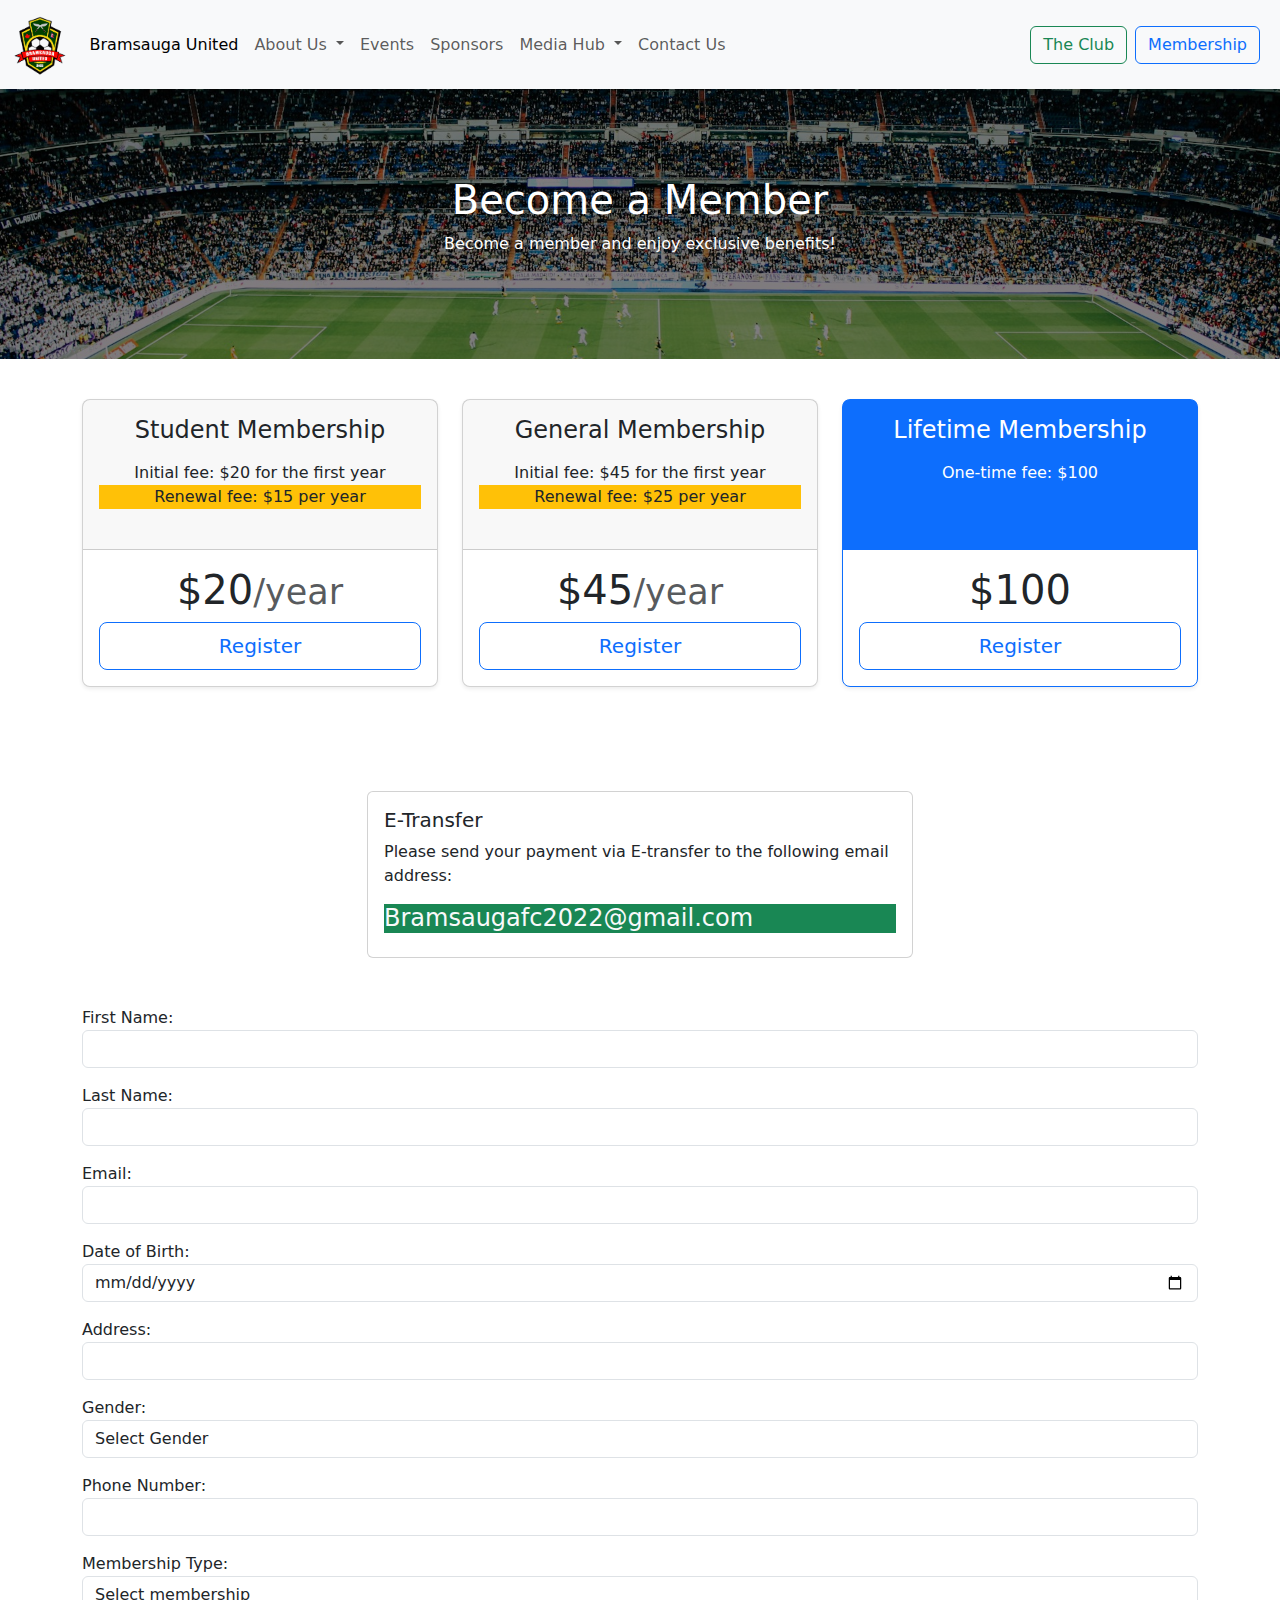
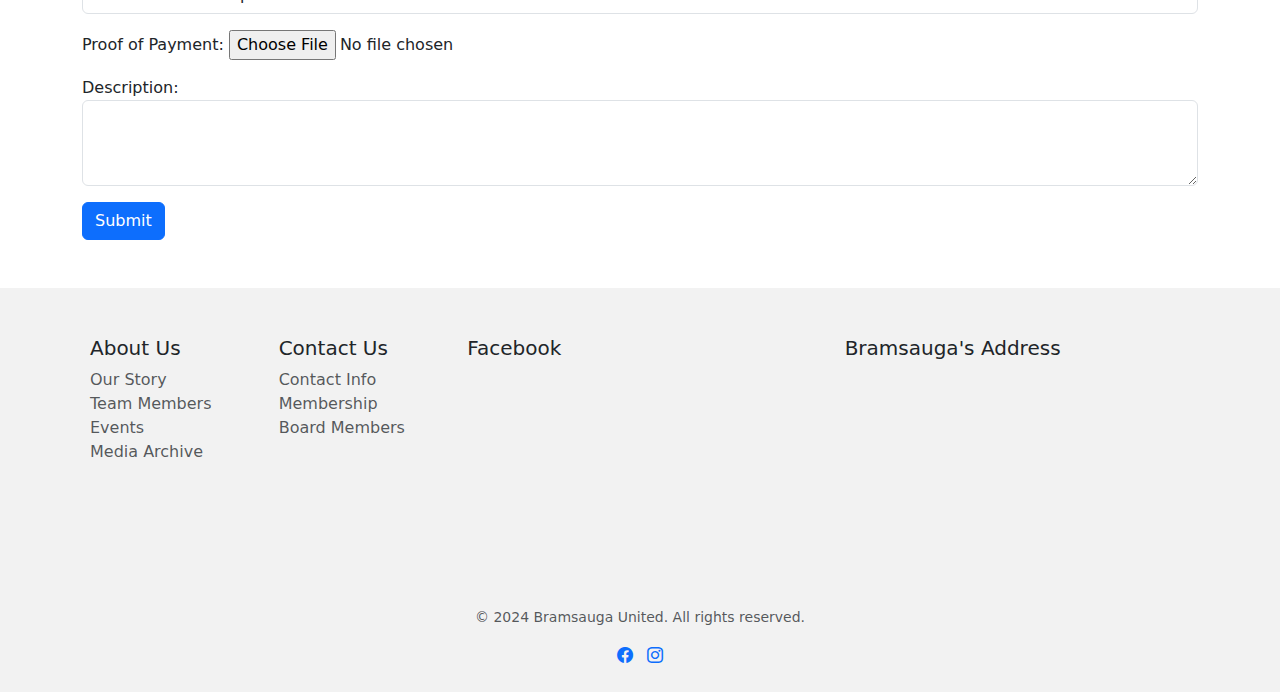
<file: membership.html>
<!DOCTYPE html>
<html lang="en">
<head>
    <meta charset="UTF-8">
    <meta http-equiv="X-UA-Compatible" content="IE=edge">
    <meta name="viewport" content="width=device-width, initial-scale=1">
    <title>Bramsauga United | Bramsauga United Official Website</title>
    <link href="https://cdn.jsdelivr.net/npm/bootstrap@5.3.3/dist/css/bootstrap.min.css" rel="stylesheet" integrity="sha384-QWTKZyjpPEjISv5WaRU9OFeRpok6YctnYmDr5pNlyT2bRjXh0JMhjY6hW+ALEwIH" crossorigin="anonymous">
    <link href="https://cdn.jsdelivr.net/npm/bootstrap-icons@1.8.1/font/bootstrap-icons.css" rel="stylesheet">
    <script defer src="https://cdn.jsdelivr.net/npm/bootstrap@5.3.3/dist/js/bootstrap.bundle.min.js" integrity="sha384-YvpcrYf0tY3lHB60NNkmXc5s9fDVZLESaAA55NDzOxhy9GkcIdslK1eN7N6jIeHz" crossorigin="anonymous"></script>
    <link rel="stylesheet" href="style.css">
</head>
<body>
    
        
  <nav class="navbar navbar-expand-lg bg-body-tertiary">
    <div class="container-fluid">
      <a class="navbar-brand" href="index.html">
        <img src="/images/LogoNoBg.png" alt="Logo" class="d-inline-block align-text-top" style="height: 60px;">
        </a>
      <button class="navbar-toggler" type="button" data-bs-toggle="collapse" data-bs-target="#navbarSupportedContent" aria-controls="navbarSupportedContent" aria-expanded="false" aria-label="Toggle navigation">
        <span class="navbar-toggler-icon"></span>
      </button>
      <div class="collapse navbar-collapse" id="navbarSupportedContent">
        <ul class="navbar-nav me-auto mb-2 mb-lg-0">
          <li class="nav-item">
            <a class="nav-link active" aria-current="page" href="index.html">Bramsauga United</a>
          </li>
          <li class="nav-item dropdown">
            <a class="nav-link dropdown-toggle" href="bramsaugaStory.html" role="button" data-bs-toggle="dropdown" aria-expanded="false">
              About Us
            </a>
            <ul class="dropdown-menu">
              <li><a class="dropdown-item" href="bramsaugaStory.html">Bramsauga Story</a></li>
              <li><a class="dropdown-item" href="members.html">Board of Directors</a></li>
              <li><hr class="dropdown-divider"></li>
              <li><a class="dropdown-item" href="events.html">Events Archive</a></li>
            </ul>
          </li>
          <li class="nav-item">
            <a class="nav-link" href="events.html">Events</a>
          </li>
          <li class="nav-item">
            <a class="nav-link" href="sponsors.html">Sponsors</a>
          </li>
          <li class="nav-item dropdown">
            <a class="nav-link dropdown-toggle" href="media.html" role="button" data-bs-toggle="dropdown" aria-expanded="false">
              Media Hub
            </a>
            <ul class="dropdown-menu">
              <li><a class="dropdown-item" href="media.html">Photos Archive</a></li>
              <li><a class="dropdown-item" href="media.html">Videos Archive</a></li>
            </ul>
          </li>
          <li class="nav-item">
            <a class="nav-link" href="contact.html">Contact Us</a>
          </li>
        </ul>
        <div class="nav-item">
          <a href="clubInfo.html" class="btn btn-outline-success me-2 mb-1 mb-sm-0">The Club</a>
        </div>
        <div class="nav-item">
            <a href="membership.html" class="btn btn-outline-primary me-2">Membership</a>
        </div>
      </div>
    </div>
  </nav>

     
      <div class="container-fluid position-relative d-flex justify-content-center align-items-center p-0" style="background-image: url('./images/MembershipHeader.jpg'); background-size: cover; background-position: center; height: 30vh;">
        <div class="overlay"></div>
        <div class="row w-100">
          <div class="col-lg-12">
            <main role="main" class="inner cover text-center text-white" style="margin-top: 0px; position: relative; z-index: 1;">
              <h1 class="cover-heading">Become a Member</h1>
              <p class="text-center">Become a member and enjoy exclusive benefits!</p>
            </main>
          </div>
        </div>
      </div>



      <div class="container py-3">
        <main>
          <h2 class="display-6 text-center mb-4 mt-3 text-muted"></h2>

          <div class="row row-cols-1 row-cols-md-3 mb-3 text-center">
            <div class="col">
              <div class="card mb-4 rounded-3 shadow-sm">
                <div class="card-header py-3">
                  <h4 class="my-0 fw-normal">Student Membership</h4>
                  <ul class="list-unstyled mt-3 mb-4">
                    <li>Initial fee: $20 for the first year</li>
                    <li class="bg-warning">Renewal fee: $15 per year</li>
                  </ul>
                </div>
                <div class="card-body">
                  <h1 class="card-title pricing-card-title">$20<small class="text-muted fw-light">/year</small></h1>
                  <a href="#membershipRegistration">
                    <button type="button" class="w-100 btn btn-lg btn-outline-primary">Register</button>
                </a>
                </div>
              </div>
            </div>
            <div class="col">
              <div class="card mb-4 rounded-3 shadow-sm">
                <div class="card-header py-3">
                  <h4 class="my-0 fw-normal">General Membership</h4>
                  <ul class="list-unstyled mt-3 mb-4">
                    <li>Initial fee: $45 for the first year</li>
                    <li class="bg-warning">Renewal fee: $25 per year</li>
                  </ul>
                </div>
                <div class="card-body">
                  <h1 class="card-title pricing-card-title">$45<small class="text-muted fw-light">/year</small></h1>
                  <a href="#membershipRegistration">
                    <button type="button" class="w-100 btn btn-lg btn-outline-primary">Register</button>
                </a>
                </div>
              </div>
            </div>
            <div class="col">
              <div class="card mb-4 rounded-3 shadow-sm border-primary">
                <div class="card-header py-3 text-white bg-primary border-primary">
                  <h4 class="my-0 fw-normal">Lifetime Membership</h4>
                  <ul class="list-unstyled mt-3 mb-4">
                    <li>One-time fee: $100</li>
                    <li>&nbsp;</li>
                  </ul>
                </div>
                <div class="card-body">
                  <h1 class="card-title pricing-card-title">$100<small class="text-muted fw-light"></small></h1>                  
                  <a href="#membershipRegistration">
                    <button type="button" class="w-100 btn btn-lg btn-outline-primary">Register</button>
                </a>
                </div>
              </div>
            </div>
          </div>
        </main>     
      </div>

      <div class="container mt-5" id="membershipRegistration">
        <div class="row justify-content-center">
            <div class="col-md-6">
                <div class="card">
                    <div class="card-body">
                        <h5 class="card-title">E-Transfer</h5>
                        <p class="card-text">Please send your payment via E-transfer to the following email address:</p>
                        <h4 class="font-weight-bold text-light bg-success">Bramsaugafc2022@gmail.com</h4>
                    </div>
                </div>
            </div>
        </div>
    </div>


      











      <div class="container mt-5 mb-5" >        
        <form id="myForm" action="https://formsubmit.co/bramsaugaunited1@gmail.com" method="post" enctype="multipart/form-data">
          <div class="form-group mb-3">
            <label for="firstName">First Name:</label>
            <input type="text" class="form-control" id="firstName" name="firstName" required>
          </div>
          <div class="form-group mb-3">
            <label for="lastName">Last Name:</label>
            <input type="text" class="form-control" id="lastName" name="lastName" required>
          </div>
          <div class="form-group mb-3">
            <label for="email">Email:</label>
            <input type="email" class="form-control" id="email" name="email" required>
          </div>
          <div class="form-group mb-3">
            <label for="dateOfBirth">Date of Birth:</label>
            <input type="date" class="form-control" id="dateOfBirth" name="dateOfBirth" required>
          </div>
          <div class="form-group mb-3">
            <label for="address">Address:</label>
            <input type="text" class="form-control" id="address" name="address" required>
          </div>
          <div class="form-group mb-3">
            <label for="gender">Gender:</label>
            <select class="form-control" id="gender" name="gender" required>
              <option value="">Select Gender</option>
              <option value="male">Male</option>
              <option value="female">Female</option>
              <option value="other">Other</option>

            </select>
          </div>
          <div class="form-group mb-3">
            <label for="phoneNumber">Phone Number:</label>
            <input type="tel" class="form-control" id="phoneNumber" name="phoneNumber">
          </div>
          <div class="form-group mb-3">
            <label for="gender">Membership Type:</label>
            <select class="form-control" id="membership" name="membership" required>
              <option value="">Select membership</option>
              <option value="Student Member">Student Member</option>
              <option value="General Member">General Member</option>
              <option value="LifeTime Member">Lifetime Member</option>
            </select>
          </div>
          <div class="form-group mb-3">
            <label for="proofOfPayment">Proof of Payment:</label>
            <input type="file" class="form-control-file" id="proofOfPayment" name="proofOfPayment" accept="image/*" required>
          </div>
          <div class="form-group mb-3">
            <label for="description">Description:</label>
            <textarea class="form-control" id="description" name="description" rows="3"></textarea>
          </div>
          <button type="submit" class="btn btn-primary">Submit</button>
        </form>
      </div>


      <script>
        document.getElementById('myForm').addEventListener('submit', function(event) {
            // Prevent default form submission behavior
            event.preventDefault();
        
            // Collect form data
            const formData = new FormData(this);
        
            // Convert form data to JSON object
            const jsonData = {};
            formData.forEach((value, key) => {
                jsonData[key] = value;
            });
        
            // Send POST request to backend endpoint
            fetch('/api/addMember', {
                method: 'POST',
                headers: {
                    'Content-Type': 'application/json'
                },
                body: JSON.stringify(jsonData)
            })
            .then(response => {
                if (!response.ok) {
                    throw new Error('Failed to add member');
                }
                return response.json();
            })
            .then(data => {
                console.log('Member added successfully:', data);
                // Optionally, you can redirect to another page or display a success message
            })
            .catch(error => {
                console.error('Error adding member:', error);
                // Optionally, you can display an error message to the user
            });
        });
        </script>
    
      

    



  

      
      
      
      





      <footer class="bg-coral pt-5 pb-2"> <!-- Reduced padding at the bottom -->
        <div class="container">
            <div class="row ps-2">
                <!-- About Us -->
                <div class="col-md-2 mb-4">
                    <h5>About Us</h5>
                    <ul class="list-unstyled">
                        <li><a class="nav-link text-muted" href="bramsaugaStory.html">Our Story</a></li>
                        <li><a class="nav-link text-muted" href="members.html">Team Members</a></li>
                        <li><a class="nav-link text-muted" href="events.html">Events</a></li>
                        <li><a class="nav-link text-muted" href="media.html">Media Archive</a></li>            
                    </ul>
                </div>
                <!-- Contact Us -->
                <div class="col-md-2 mb-4">
                    <h5>Contact Us</h5>
                    <ul class="list-unstyled">
                        <li><a class="nav-link text-muted" href="contact.html">Contact Info</a></li>
                        <li><a class="nav-link text-muted" href="membership.html">Membership</a></li>
                        <li><a class="nav-link text-muted" href="members.html">Board Members</a></li>
                    </ul>
                </div>
                <!-- Facebook -->
                <div class="col-md-4 mb-4">
                    <h5>Facebook</h5>
                    <div class="embed-responsive embed-responsive-16by9">
                        <iframe class="embed-responsive-item" src="https://www.facebook.com/plugins/page.php?href=https%3A%2F%2Fwww.facebook.com%2Fprofile.php%3Fid%3D100085544942708&tabs=timeline&width=300&height=200&small_header=false&adapt_container_width=true&hide_cover=false&show_facepile=true&appId" width="300" height="200" style="border:none;overflow:hidden" scrolling="no" frameborder="0" allowTransparency="true" allow="encrypted-media"></iframe>
                    </div>
                </div>
                <!-- Maps -->
                <div class="col-md-4 mb-4">
                    <h5>Bramsauga's Address</h5>
                    <div class="embed-responsive embed-responsive-16by9">
                      <iframe width="100%" height="200" frameborder="0" scrolling="no" marginheight="0" marginwidth="0" src="https://maps.google.com/maps?width=100%25&amp;height=600&amp;hl=en&amp;q=Sterritt%20Drive,%20Brampton,%20ON+(Bramsauga%20United)&amp;t=&amp;z=14&amp;ie=UTF8&amp;iwloc=B&amp;output=embed"><a href="https://www.gps.ie/">Bramsauga United</a></iframe>                    </div>
                    </div>
                </div>
            </div>
            <!-- Copyright Notice -->
            <div class="row">
                <div class="col-md-12 text-center mt-2"> <!-- Reduced top margin -->
                    <p class="text-muted" style="font-size: 14px;">© 2024 Bramsauga United. All rights reserved.</p> <!-- Reduced font size -->
                    <ul class="list-inline">
                        <li class="list-inline-item"><a href="https://www.facebook.com/profile.php?id=100085544942708"><i class="bi bi-facebook"></i></a></li> <!-- Add your Facebook link -->
                        <li class="list-inline-item"><a href="https://www.facebook.com/profile.php?id=100085544942708"><i class="bi bi-instagram"></i></a></li> <!-- Add your Instagram link -->
                    </ul>
                </div>
            </div>
        </div>
    </footer>
    
    
    
    
</body>
</html>
</file>
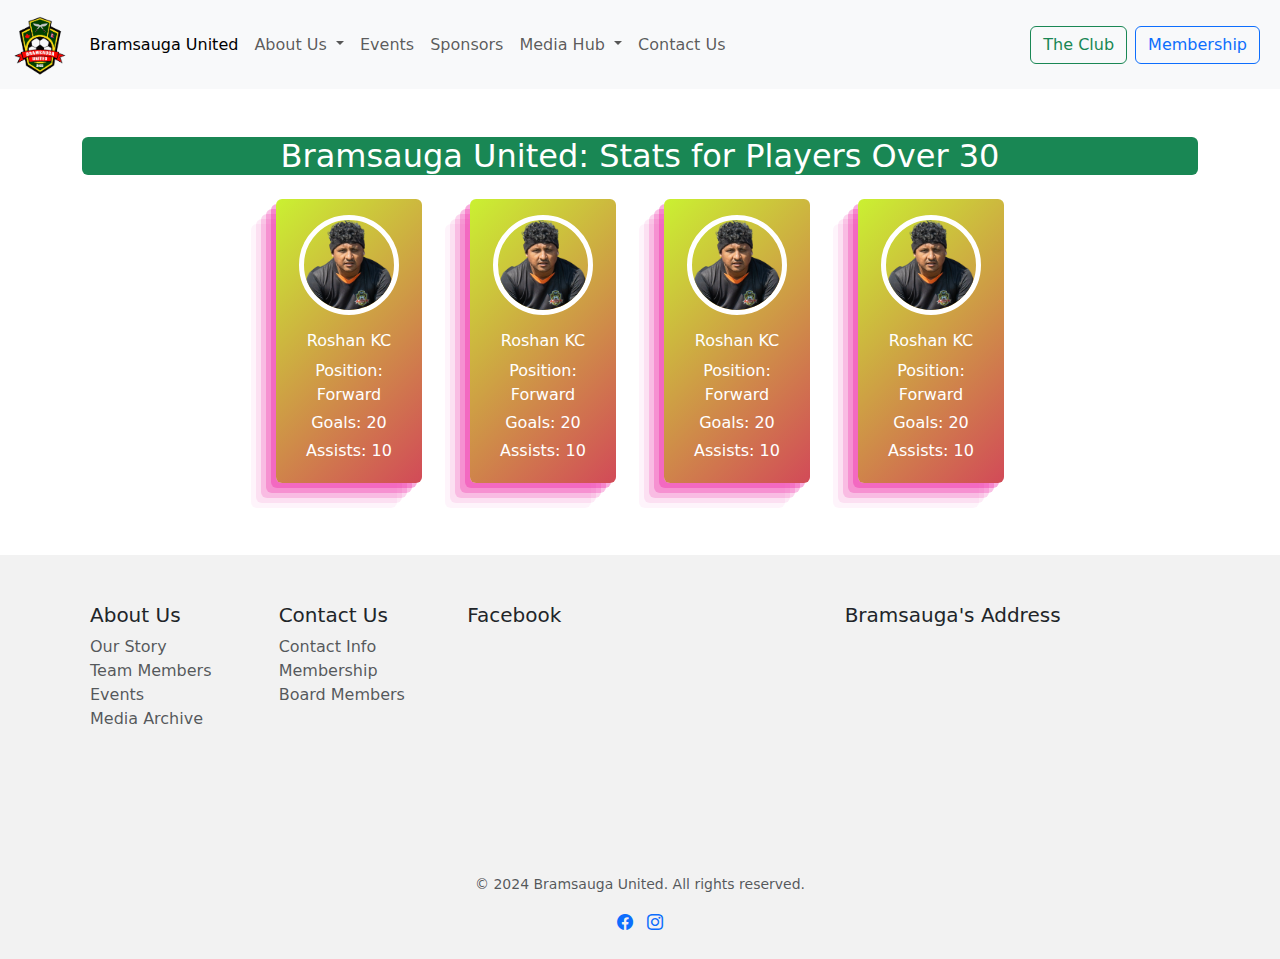
<file: PlayersProfile.html>
<!DOCTYPE html>
<html lang="en">
<head>
    <meta charset="UTF-8">
    <meta http-equiv="X-UA-Compatible" content="IE=edge">
    <meta name="viewport" content="width=device-width, initial-scale=1">
    <title>Bramsauga United | Bramsauga United Official Website</title>
    <link rel="icon" href="/images/LogoNoBg.png" type="image/x-icon">
    <link href="https://cdn.jsdelivr.net/npm/bootstrap@5.3.3/dist/css/bootstrap.min.css" rel="stylesheet" integrity="sha384-QWTKZyjpPEjISv5WaRU9OFeRpok6YctnYmDr5pNlyT2bRjXh0JMhjY6hW+ALEwIH" crossorigin="anonymous">
    <link href="https://cdn.jsdelivr.net/npm/bootstrap-icons@1.8.1/font/bootstrap-icons.css" rel="stylesheet">
    <script defer src="https://cdn.jsdelivr.net/npm/bootstrap@5.3.3/dist/js/bootstrap.bundle.min.js" integrity="sha384-YvpcrYf0tY3lHB60NNkmXc5s9fDVZLESaAA55NDzOxhy9GkcIdslK1eN7N6jIeHz" crossorigin="anonymous"></script>
    <link rel="stylesheet" href="style.css">
</head>
<body>
    
    <nav class="navbar navbar-expand-lg bg-body-tertiary">
        <div class="container-fluid">
          <a class="navbar-brand" href="index.html">
            <img src="/images/LogoNoBg.png" alt="Logo" class="d-inline-block align-text-top" style="height: 60px;">
            </a>
          <button class="navbar-toggler" type="button" data-bs-toggle="collapse" data-bs-target="#navbarSupportedContent" aria-controls="navbarSupportedContent" aria-expanded="false" aria-label="Toggle navigation">
            <span class="navbar-toggler-icon"></span>
          </button>
          <div class="collapse navbar-collapse" id="navbarSupportedContent">
            <ul class="navbar-nav me-auto mb-2 mb-lg-0">
              <li class="nav-item">
                <a class="nav-link active" aria-current="page" href="index.html">Bramsauga United</a>
              </li>
              <li class="nav-item dropdown">
                <a class="nav-link dropdown-toggle" href="bramsaugaStory.html" role="button" data-bs-toggle="dropdown" aria-expanded="false">
                  About Us
                </a>
                <ul class="dropdown-menu">
                  <li><a class="dropdown-item" href="bramsaugaStory.html">Bramsauga Story</a></li>
                  <li><a class="dropdown-item" href="members.html">Board of Directors</a></li>
                  <li><hr class="dropdown-divider"></li>
                  <li><a class="dropdown-item" href="events.html">Events Archive</a></li>
                </ul>
              </li>
              <li class="nav-item">
                <a class="nav-link" href="events.html">Events</a>
              </li>
              <li class="nav-item">
                <a class="nav-link" href="sponsors.html">Sponsors</a>
              </li>
              <li class="nav-item dropdown">
                <a class="nav-link dropdown-toggle" href="media.html" role="button" data-bs-toggle="dropdown" aria-expanded="false">
                  Media Hub
                </a>
                <ul class="dropdown-menu">
                  <li><a class="dropdown-item" href="media.html">Photos Archive</a></li>
                  <li><a class="dropdown-item" href="media.html">Videos Archive</a></li>
                </ul>
              </li>
              <li class="nav-item">
                <a class="nav-link" href="contact.html">Contact Us</a>
              </li>
            </ul>
            <div class="nav-item">
              <a href="clubInfo.html" class="btn btn-outline-success me-2 mb-1 mb-sm-0">The Club</a>
            </div>
            <div class="nav-item">
                <a href="membership.html" class="btn btn-outline-primary me-2">Membership</a>
            </div>
          </div>
        </div>
      </nav>
     

      <div class="container mt-5 mb-5">
        <div class="col-12">
          <div class="bg-success text-white text-center py-01 mb-4 rounded">
            <h2>Bramsauga United: Stats for Players Over 30</h2>
          </div>
        </div>
        <div class="row justify-content-center gx-5">
          <div class="col-lg-2 col-md-3 col-sm-4 col-6 mb-4">
            <div class="card border-0" style="background: linear-gradient(135deg, #c4ef19e4, #d24a58); box-shadow: rgba(240, 46, 170, 0.4) -5px 5px, rgba(240, 46, 170, 0.3) -10px 10px, rgba(240, 46, 170, 0.2) -15px 15px, rgba(240, 46, 170, 0.1) -20px 20px, rgba(240, 46, 170, 0.05) -25px 25px;">
              <img src="/images/players/Players.png" class="card-img-top rounded-circle mx-auto d-block mt-3" alt="Player Image" style="border: 5px solid #fff; width: 100px; height: 100px; object-fit: cover;">
              <div class="card-body text-center">
                <h6 class="card-title text-white">Roshan KC</h6>
                <p class="card-text text-white mb-1">Position: Forward</p>
                <p class="card-text text-white mb-1">Goals: 20</p>
                <p class="card-text text-white mb-1">Assists: 10</p>
              </div>
            </div>
          </div>
      
          <div class="col-lg-2 col-md-3 col-sm-4 col-6">
            <div class="card border-0" style="background: linear-gradient(135deg, #c4ef19e4, #d24a58); box-shadow: rgba(240, 46, 170, 0.4) -5px 5px, rgba(240, 46, 170, 0.3) -10px 10px, rgba(240, 46, 170, 0.2) -15px 15px, rgba(240, 46, 170, 0.1) -20px 20px, rgba(240, 46, 170, 0.05) -25px 25px;">
              <img src="/images/players/Players.png" class="card-img-top rounded-circle mx-auto d-block mt-3" alt="Player Image" style="border: 5px solid #fff; width: 100px; height: 100px; object-fit: cover;">
              <div class="card-body text-center">
                <h6 class="card-title text-white">Roshan KC</h6>
                <p class="card-text text-white mb-1">Position: Forward</p>
                <p class="card-text text-white mb-1">Goals: 20</p>
                <p class="card-text text-white mb-1">Assists: 10</p>
              </div>
            </div>
          </div>
      
          <div class="col-lg-2 col-md-3 col-sm-4 col-6">
            <div class="card border-0" style="background: linear-gradient(135deg, #c4ef19e4, #d24a58); box-shadow: rgba(240, 46, 170, 0.4) -5px 5px, rgba(240, 46, 170, 0.3) -10px 10px, rgba(240, 46, 170, 0.2) -15px 15px, rgba(240, 46, 170, 0.1) -20px 20px, rgba(240, 46, 170, 0.05) -25px 25px;">
              <img src="/images/players/Players.png" class="card-img-top rounded-circle mx-auto d-block mt-3" alt="Player Image" style="border: 5px solid #fff; width: 100px; height: 100px; object-fit: cover;">
              <div class="card-body text-center">
                <h6 class="card-title text-white">Roshan KC</h6>
                <p class="card-text text-white mb-1">Position: Forward</p>
                <p class="card-text text-white mb-1">Goals: 20</p>
                <p class="card-text text-white mb-1">Assists: 10</p>
              </div>
            </div>
          </div>

          <div class="col-lg-2 col-md-3 col-sm-4 col-6">
            <div class="card border-0" style="background: linear-gradient(135deg, #c4ef19e4, #d24a58); box-shadow: rgba(240, 46, 170, 0.4) -5px 5px, rgba(240, 46, 170, 0.3) -10px 10px, rgba(240, 46, 170, 0.2) -15px 15px, rgba(240, 46, 170, 0.1) -20px 20px, rgba(240, 46, 170, 0.05) -25px 25px;">
              <img src="/images/players/Players.png" class="card-img-top rounded-circle mx-auto d-block mt-3" alt="Player Image" style="border: 5px solid #fff; width: 100px; height: 100px; object-fit: cover;">
              <div class="card-body text-center">
                <h6 class="card-title text-white">Roshan KC</h6>
                <p class="card-text text-white mb-1">Position: Forward</p>
                <p class="card-text text-white mb-1">Goals: 20</p>
                <p class="card-text text-white mb-1">Assists: 10</p>
              </div>
            </div>
          </div>
        </div>
      </div>
      




      <footer class="bg-coral pt-5 pb-2"> <!-- Reduced padding at the bottom -->
        <div class="container">
            <div class="row ps-2">
                <!-- About Us -->
                <div class="col-md-2 mb-4">
                    <h5>About Us</h5>
                    <ul class="list-unstyled">
                        <li><a class="nav-link text-muted" href="bramsaugaStory.html">Our Story</a></li>
                        <li><a class="nav-link text-muted" href="members.html">Team Members</a></li>
                        <li><a class="nav-link text-muted" href="events.html">Events</a></li>
                        <li><a class="nav-link text-muted" href="media.html">Media Archive</a></li>            
                    </ul>
                </div>
                <!-- Contact Us -->
                <div class="col-md-2 mb-4">
                    <h5>Contact Us</h5>
                    <ul class="list-unstyled">
                        <li><a class="nav-link text-muted" href="contact.html">Contact Info</a></li>
                        <li><a class="nav-link text-muted" href="membership.html">Membership</a></li>
                        <li><a class="nav-link text-muted" href="members.html">Board Members</a></li>
                    </ul>
                </div>
                <!-- Facebook -->
                <div class="col-md-4 mb-4">
                    <h5>Facebook</h5>
                    <div class="embed-responsive embed-responsive-16by9">
                        <iframe class="embed-responsive-item" src="https://www.facebook.com/plugins/page.php?href=https%3A%2F%2Fwww.facebook.com%2Fprofile.php%3Fid%3D100085544942708&tabs=timeline&width=300&height=200&small_header=false&adapt_container_width=true&hide_cover=false&show_facepile=true&appId" width="300" height="200" style="border:none;overflow:hidden" scrolling="no" frameborder="0" allowTransparency="true" allow="encrypted-media"></iframe>
                    </div>
                </div>
                <!-- Maps -->
                <div class="col-md-4 mb-4">
                  <h5>Bramsauga's Address</h5>
                  <div class="embed-responsive embed-responsive-16by9">
                      <iframe width="100%" height="200" frameborder="0" scrolling="no" marginheight="0" marginwidth="0" src="https://maps.google.com/maps?width=100%25&amp;height=600&amp;hl=en&amp;q=Sterritt%20Drive,%20Brampton,%20ON+(Bramsauga%20United)&amp;t=&amp;z=14&amp;ie=UTF8&amp;iwloc=B&amp;output=embed"><a href="https://www.gps.ie/">Bramsauga United</a></iframe>                    </div>
                </div>
            </div>
            <!-- Copyright Notice -->
            <div class="row">
                <div class="col-md-12 text-center mt-2"> <!-- Reduced top margin -->
                    <p class="text-muted" style="font-size: 14px;">© 2024 Bramsauga United. All rights reserved.</p> <!-- Reduced font size -->
                    <ul class="list-inline">
                        <li class="list-inline-item"><a href="https://www.facebook.com/profile.php?id=100085544942708"><i class="bi bi-facebook"></i></a></li> <!-- Add your Facebook link -->
                        <li class="list-inline-item"><a href="https://www.facebook.com/profile.php?id=100085544942708"><i class="bi bi-instagram"></i></a></li> <!-- Add your Instagram link -->
                    </ul>
                </div>
            </div>
        </div>
    </footer>
    
    
    
    
    
</body>
</html>
</file>
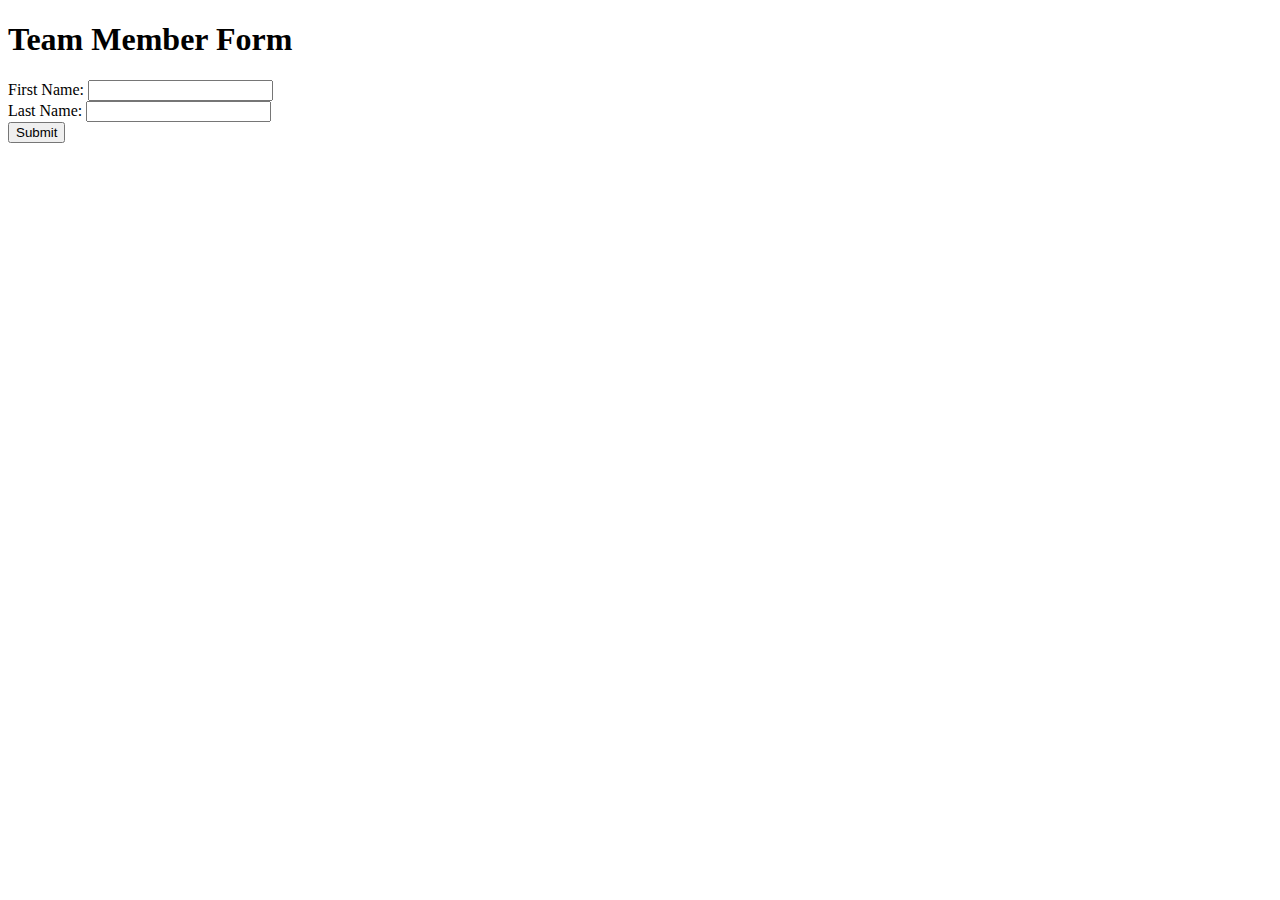
<file: extras/formsub.html>
<!DOCTYPE html>
<html lang="en">
<head>
    <meta charset="UTF-8">
    <meta name="viewport" content="width=device-width, initial-scale=1.0">
    <title>Form Submission</title>
</head>
<body>
    <h1>Team Member Form</h1>
    <form id="teamForm">
        <label for="firstName">First Name:</label>
        <input type="text" id="firstName" name="firstName" required>
        <br>
        <label for="lastName">Last Name:</label>
        <input type="text" id="lastName" name="lastName" required>
        <br>
        <button type="submit">Submit</button>
    </form>

    <script>
        document.getElementById('teamForm').addEventListener('submit', function(event) {
            event.preventDefault();
            
            // Get form data
            var firstName = document.getElementById('firstName').value;
            var lastName = document.getElementById('lastName').value;

            // Save to localStorage
            var teamMembers = JSON.parse(localStorage.getItem('teamMembers')) || [];
            teamMembers.push({ firstName: firstName, lastName: lastName });
            localStorage.setItem('teamMembers', JSON.stringify(teamMembers));

            // Redirect to teamMembers.html
            window.location.href = 'teamMembers.html';
        });
    </script>
</body>
</html>
</file>
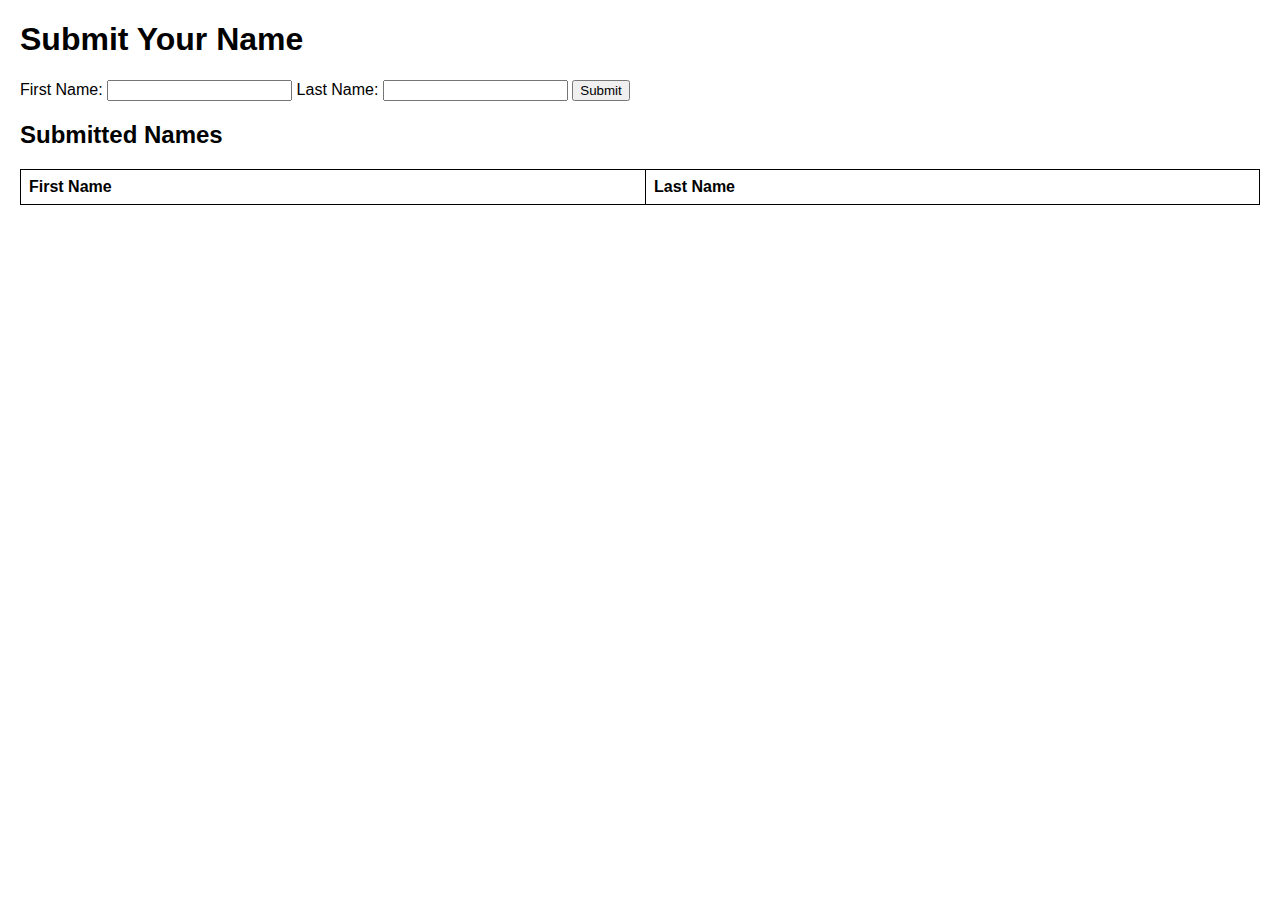
<file: extras/temp.html>
<!DOCTYPE html>
<html lang="en">
<head>
    <meta charset="UTF-8">
    <meta name="viewport" content="width=device-width, initial-scale=1.0">
    <title>Persistent Form</title>
    <style>
        body {
            font-family: Arial, sans-serif;
            margin: 20px;
        }
        form {
            margin-bottom: 20px;
        }
        table {
            width: 100%;
            border-collapse: collapse;
        }
        table, th, td {
            border: 1px solid black;
        }
        th, td {
            padding: 8px;
            text-align: left;
        }
    </style>
</head>
<body>
    <h1>Submit Your Name</h1>
    <form id="nameForm">
        <label for="firstName">First Name:</label>
        <input type="text" id="firstName" name="firstName" required>
        <label for="lastName">Last Name:</label>
        <input type="text" id="lastName" name="lastName" required>
        <button type="submit">Submit</button>
    </form>
    
    <h2>Submitted Names</h2>
    <table id="namesTable">
        <thead>
            <tr>
                <th>First Name</th>
                <th>Last Name</th>
            </tr>
        </thead>
        <tbody>
            <!-- Names will be appended here -->
        </tbody>
    </table>

    <script>
        document.addEventListener("DOMContentLoaded", () => {
            const nameForm = document.getElementById("nameForm");
            const namesTable = document.getElementById("namesTable").getElementsByTagName('tbody')[0];

            // Load names from local storage
            const loadNames = () => {
                const names = JSON.parse(localStorage.getItem('names')) || [];
                names.forEach(name => {
                    appendNameToTable(name.firstName, name.lastName);
                });
            };

            // Save names to local storage
            const saveNames = (names) => {
                localStorage.setItem('names', JSON.stringify(names));
            };

            // Append a name to the table
            const appendNameToTable = (firstName, lastName) => {
                const row = namesTable.insertRow();
                const cell1 = row.insertCell(0);
                const cell2 = row.insertCell(1);
                cell1.textContent = firstName;
                cell2.textContent = lastName;
            };

            // Handle form submission
            nameForm.addEventListener('submit', (event) => {
                event.preventDefault();
                const firstName = document.getElementById('firstName').value;
                const lastName = document.getElementById('lastName').value;
                
                // Append to table
                appendNameToTable(firstName, lastName);

                // Save to local storage
                const names = JSON.parse(localStorage.getItem('names')) || [];
                names.push({ firstName, lastName });
                saveNames(names);

                // Reset form
                nameForm.reset();
            });

            // Initial load
            loadNames();
        });
    </script>
</body>
</html>
</file>
<file: style.css>
.footer-text {
        color: #fff; /* Use the same color as the navbar */
        font-family: 'YourFont', sans-serif; /* Use the same font-family as the navbar */
        /* Add any additional styling you need */
}

.bg-coral {
    background-color: #f2f2f2; /* Light grey color */
}

.overlay {
    position: absolute;
    top: 0;
    left: 0;
    width: 100%;
    height: 100%;
    background-color: rgba(0, 0, 0, 0.5); /* Adjust opacity as needed */
}


.rounded-circle-container {
    width: 140px;
    height: 140px;
    overflow: hidden;
    border-radius: 50%;
}

.rounded-circle-container img {
    width: 100%;
    height: 100%;
    object-fit: cover;
    object-position: center top; /* Adjust this value to center the image vertically */
}


.background-animation {
    position: absolute;
    top: 0;
    left: 0;
    width: 100%;
    height: 100%;
    background-image: url('./images/HomeHeader.jpeg');
    background-size: cover;
    background-position: center;
    animation: zoom 10s ease-in-out infinite alternate;
}

@keyframes zoom {
    0% {
        transform: scale(1);
    }
    50% {
        transform: scale(1.1);
    }
    100% {
        transform: scale(1);
    }
}


.background-animationSponsorPage {
    position: absolute;
    top: 0;
    left: 0;
    width: 100%;
    height: 100%;
    background-image: url('https://images.unsplash.com/photo-1521790797524-b2497295b8a0?q=80&w=2938&auto=format&fit=crop&ixlib=rb-4.0.3&ixid=M3wxMjA3fDB8MHxwaG90by1wYWdlfHx8fGVufDB8fHx8fA%3D%3D');
    background-size: cover;
    background-position: center;
}

.card {
    transition: transform 0.3s;
}
.card:hover {
    transform: scale(1.05) rotateY(10deg);
    box-shadow: 0 6px 12px rgba(0, 0, 0, 0.2);
}



/* Particle Effect for Home page background */
</file>
